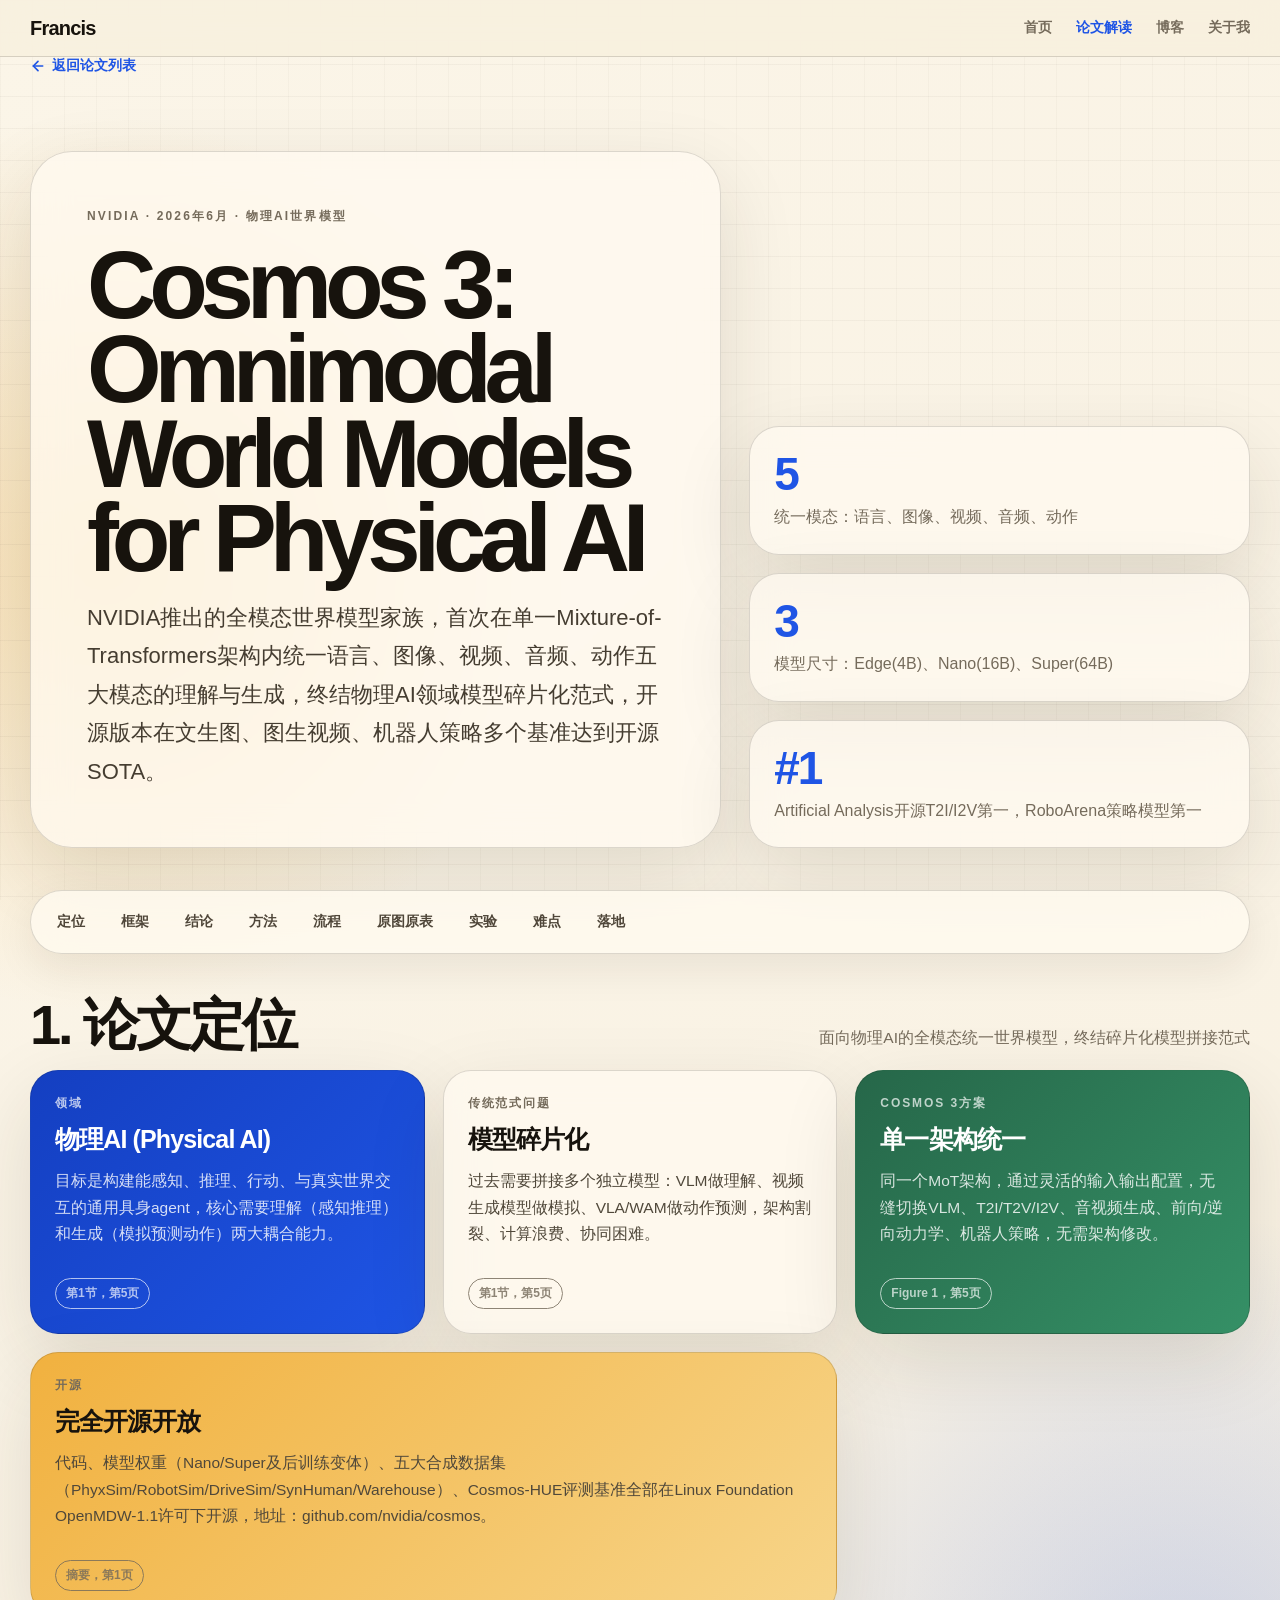
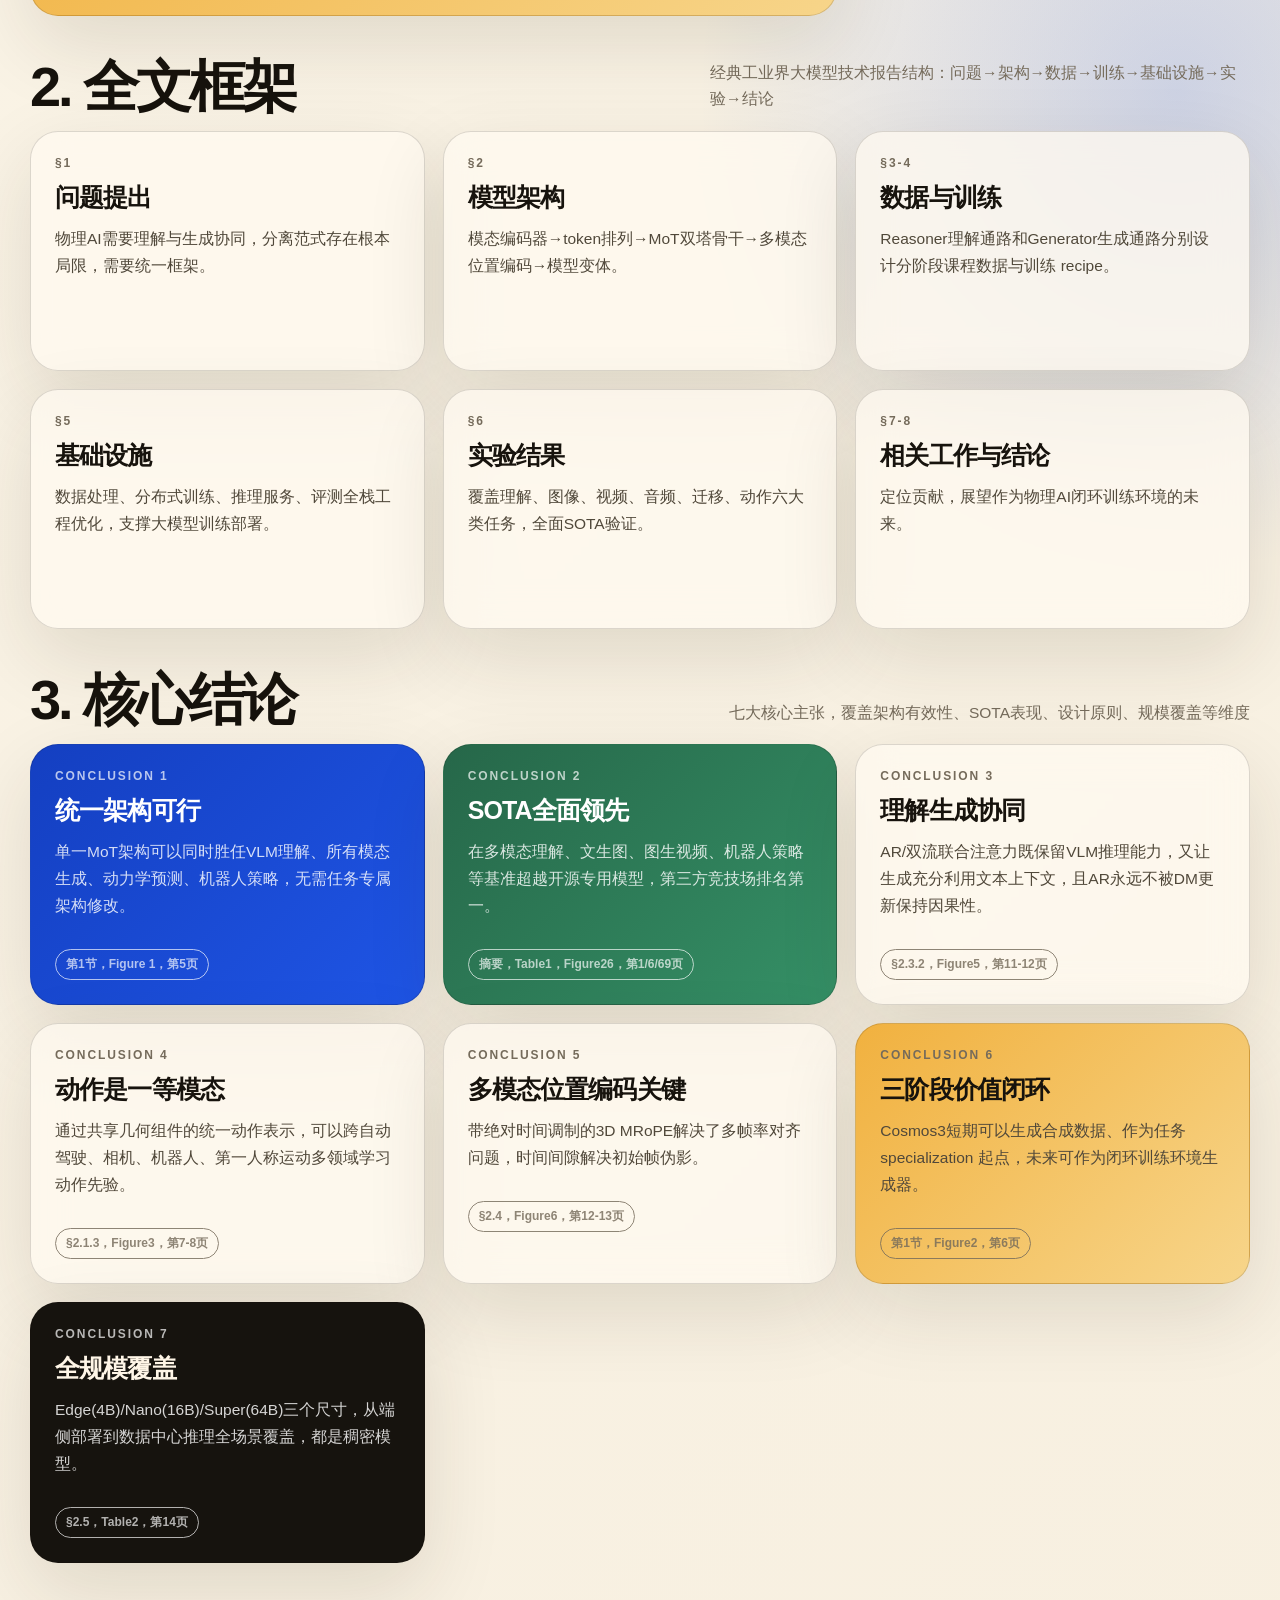
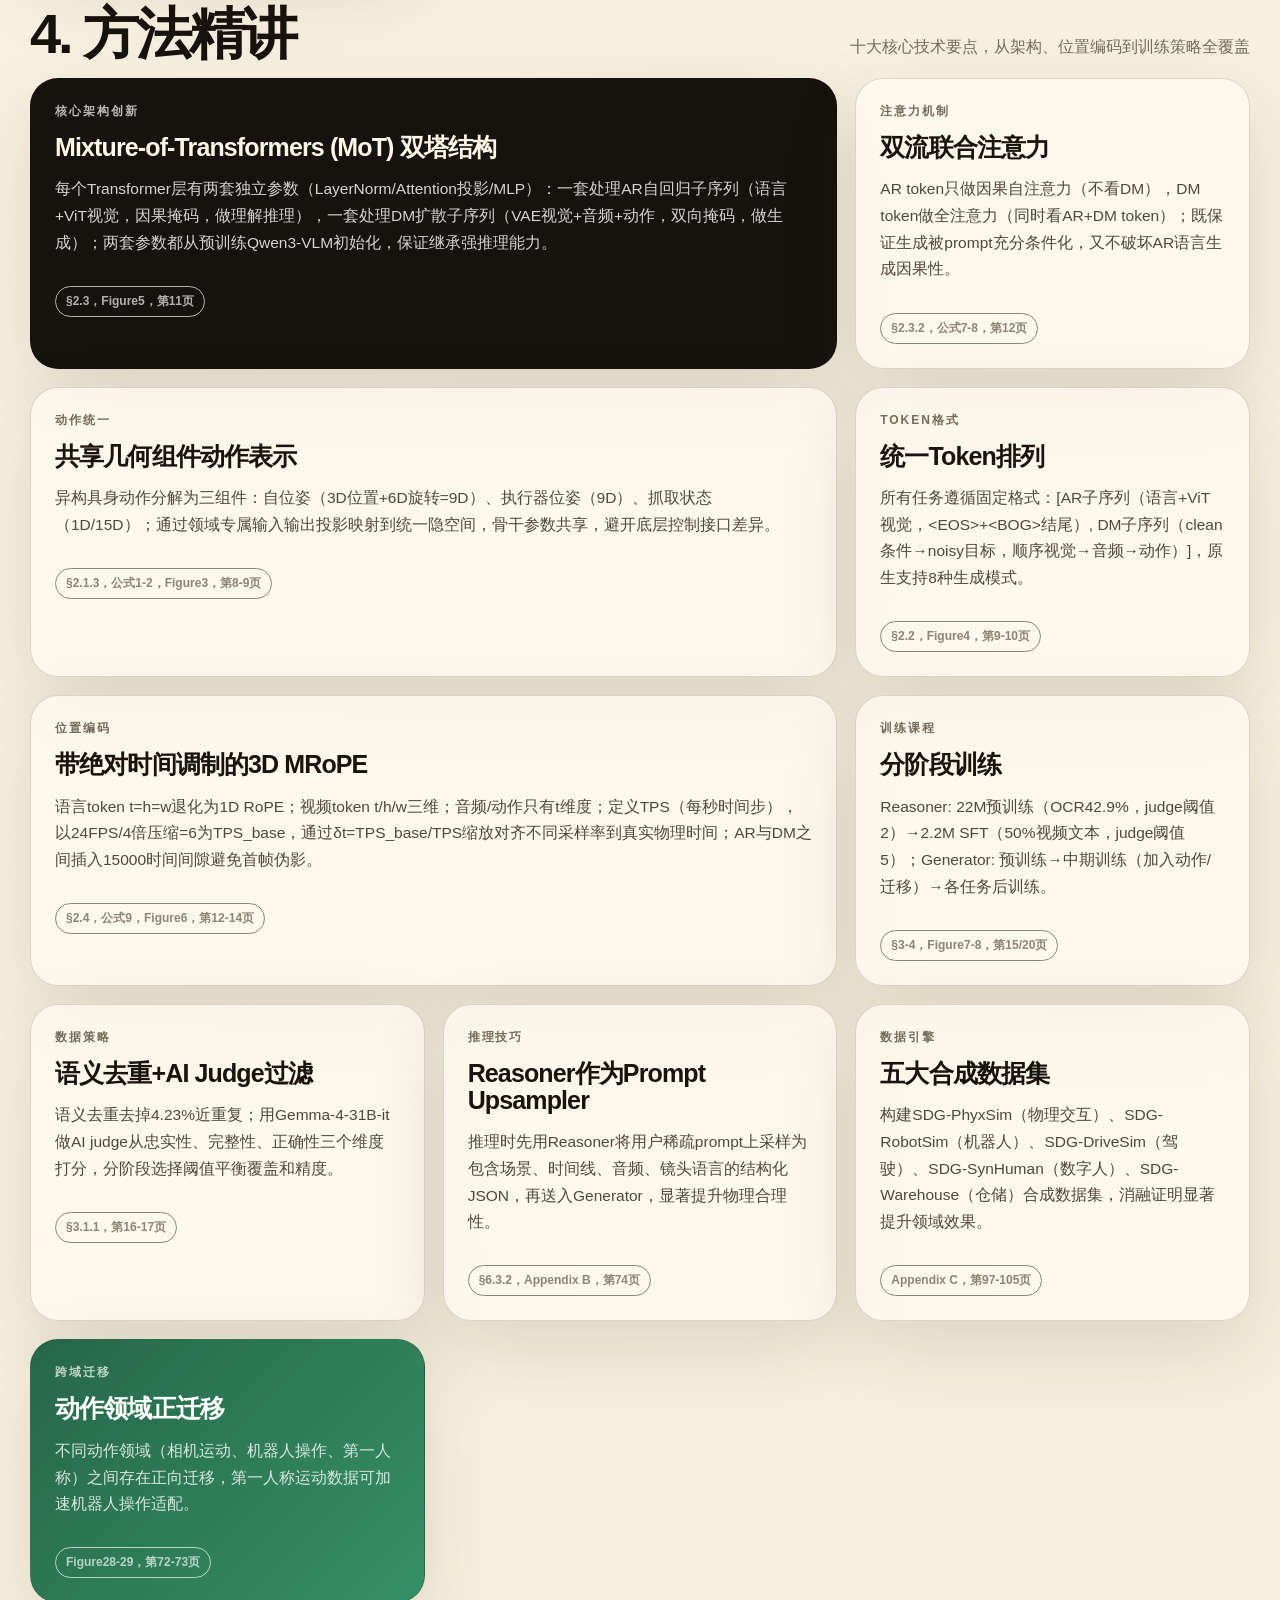
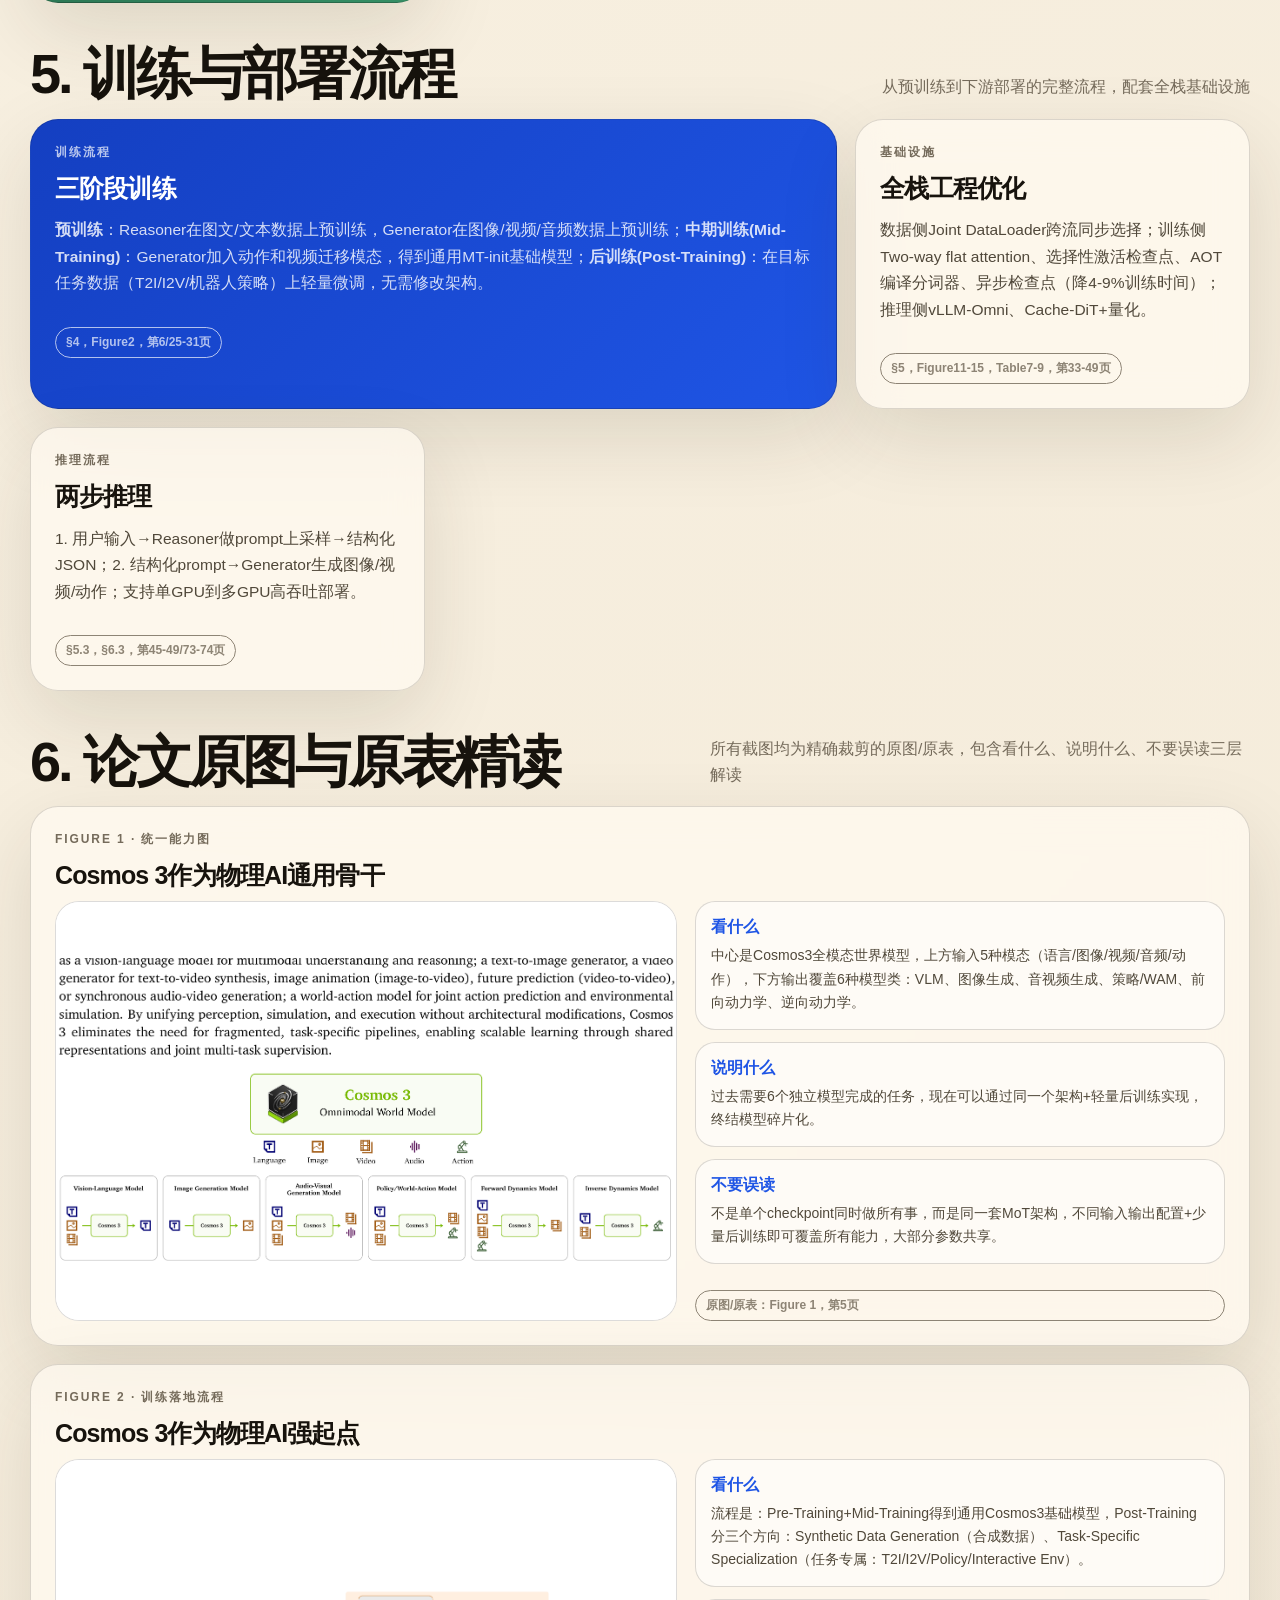
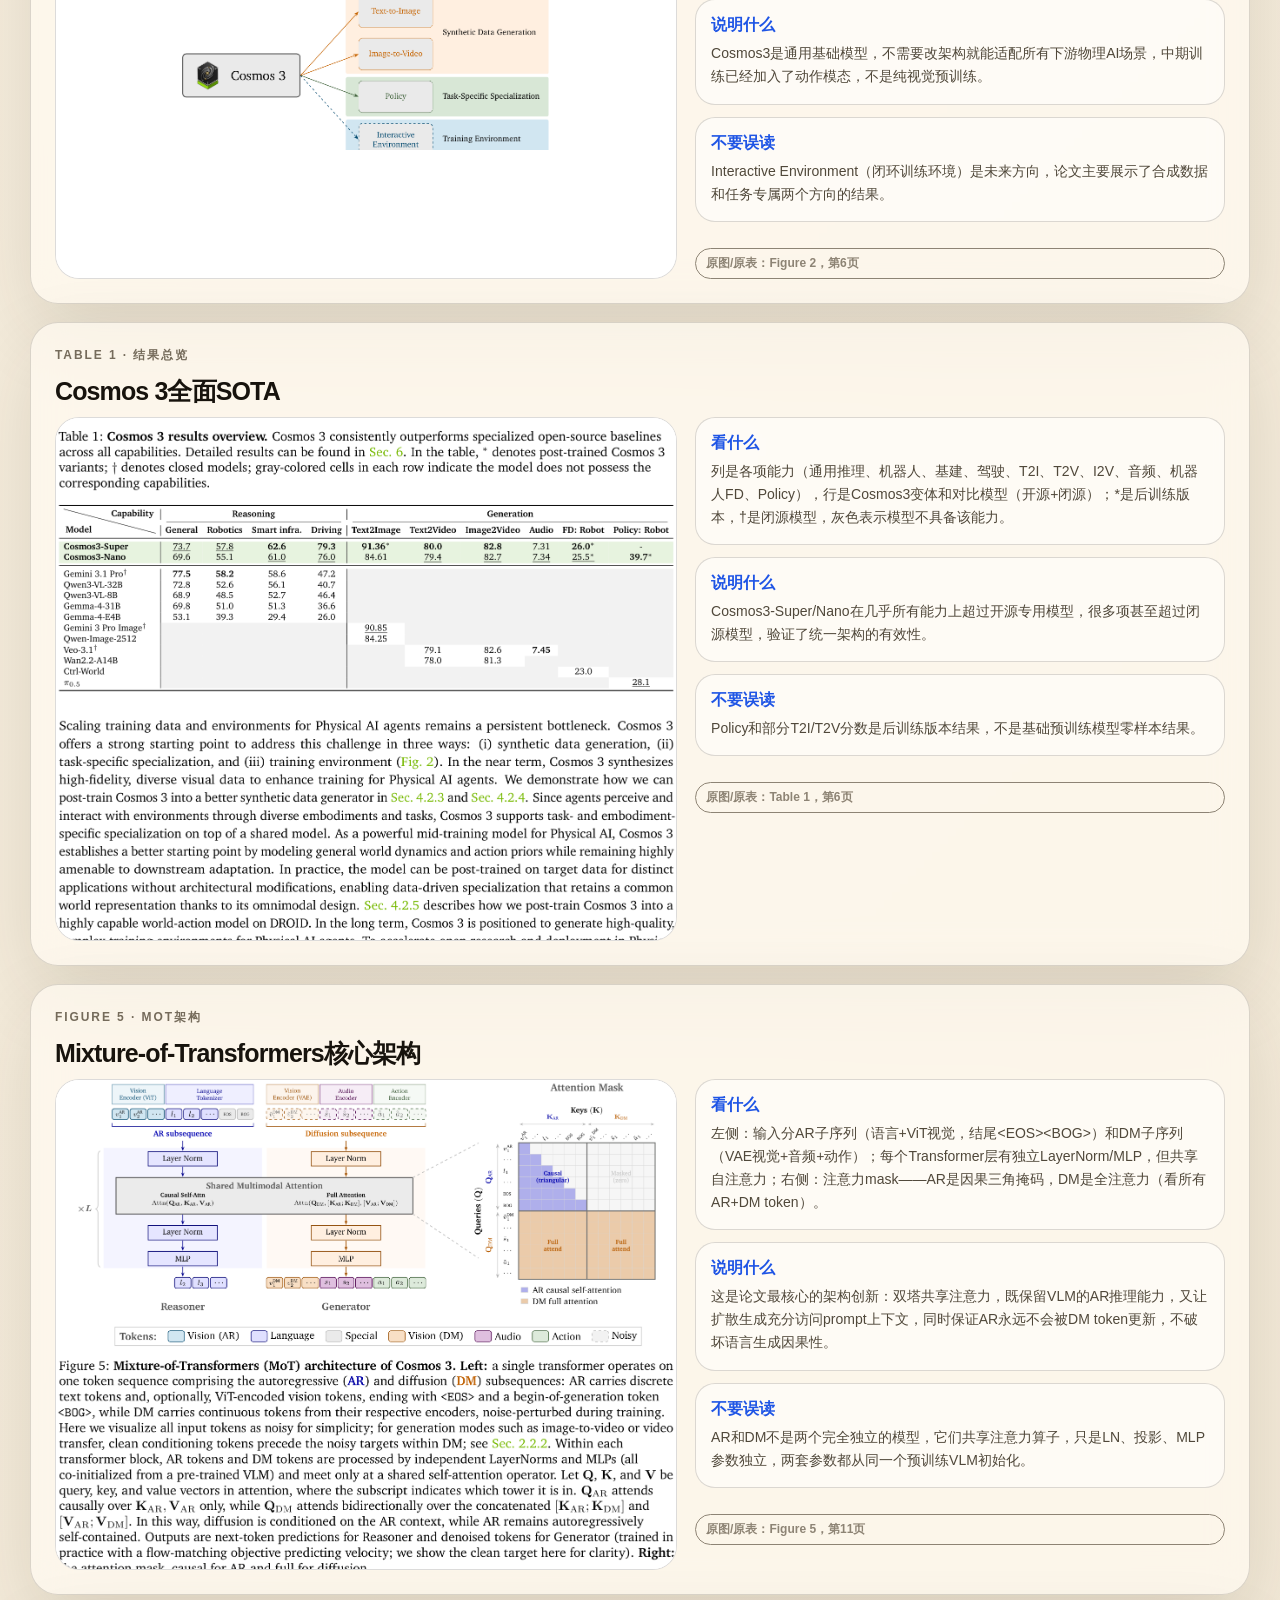
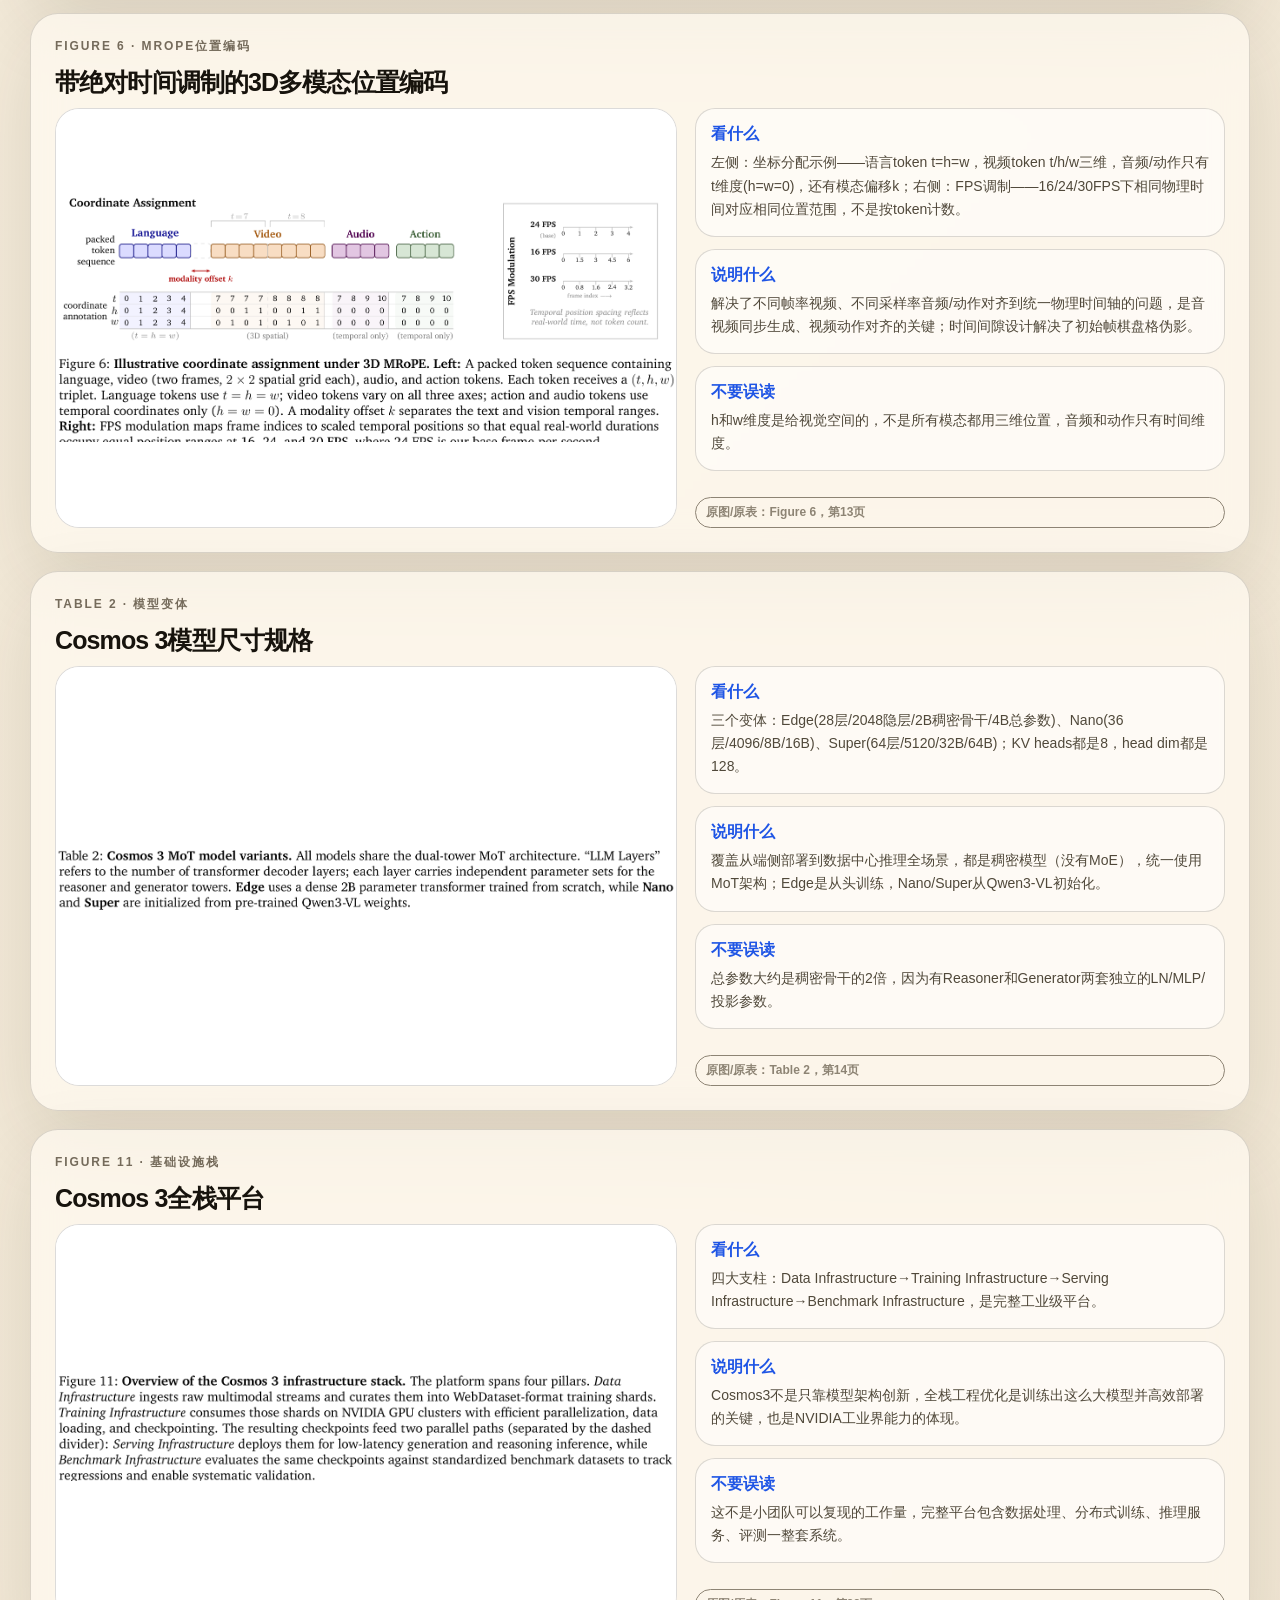
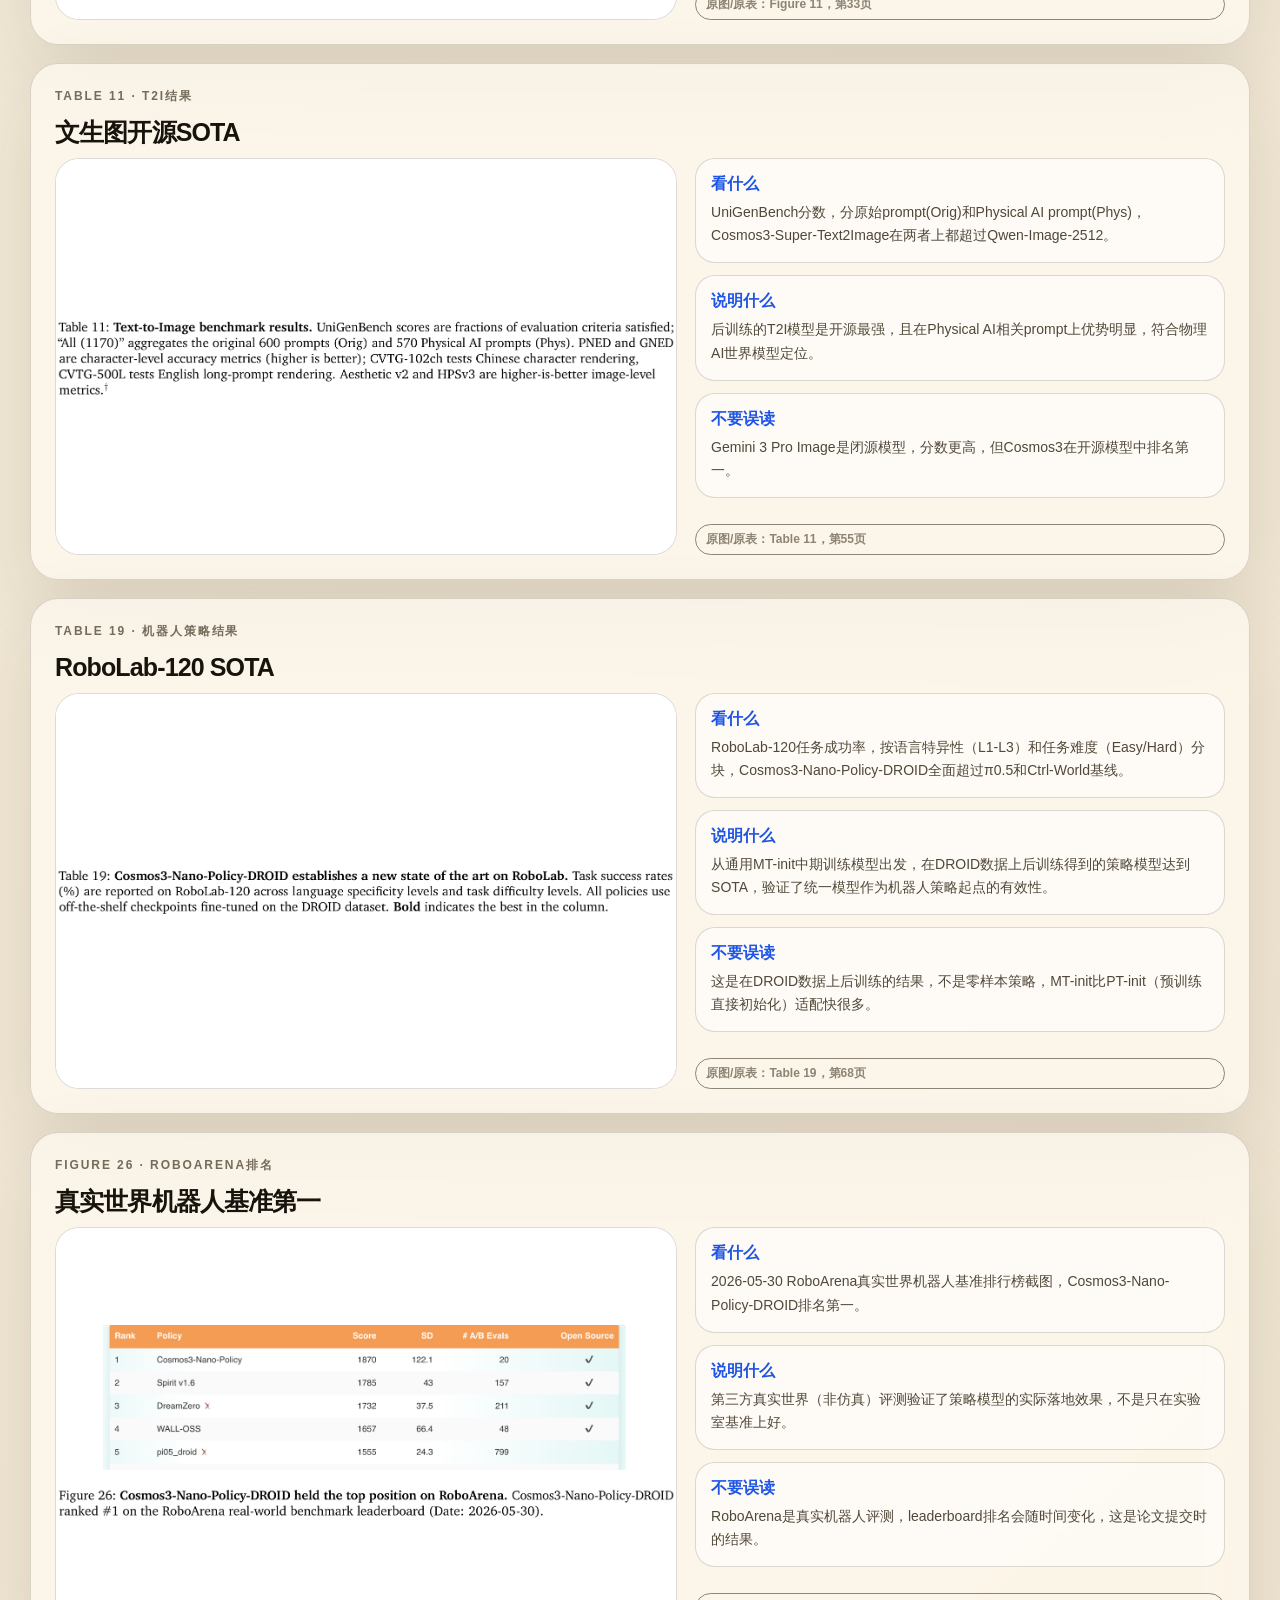
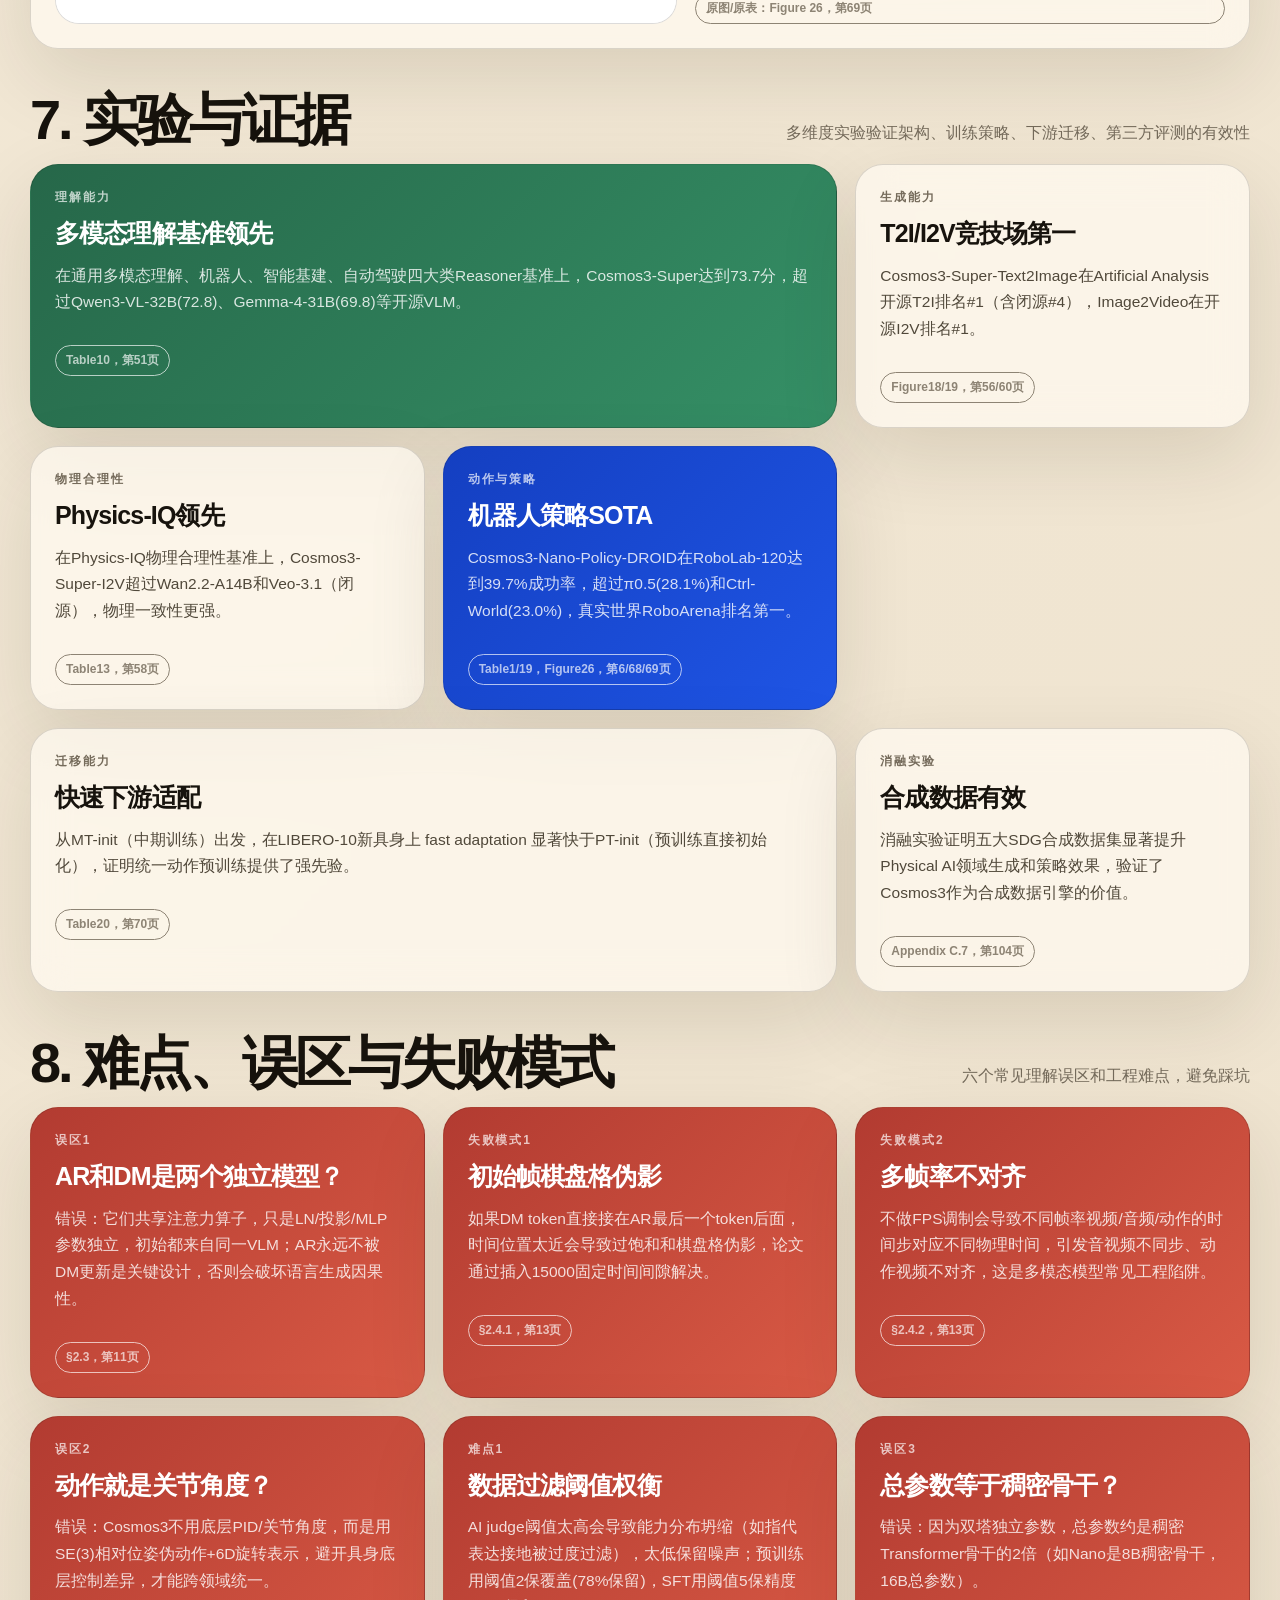
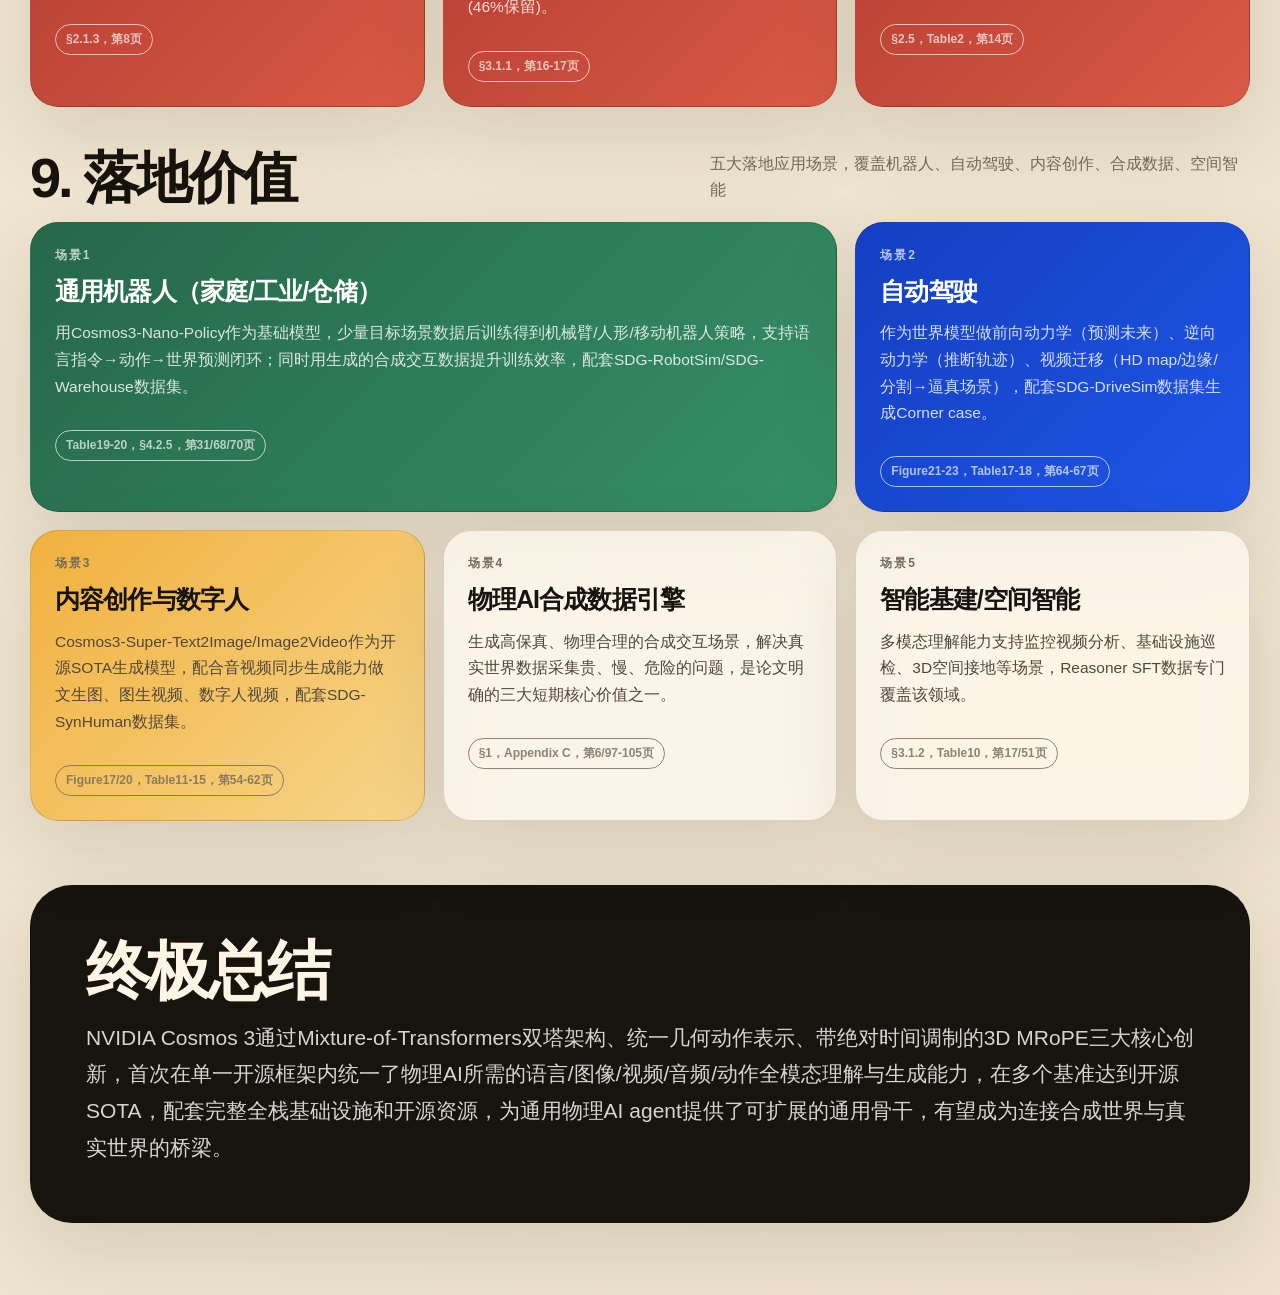
<file: papers/Cosmos3-paper-cards.html>
<!doctype html>
<html lang="zh-CN">
<head>
  <meta charset="utf-8" />
  <meta name="viewport" content="width=device-width, initial-scale=1" />
  <title>Cosmos 3 论文卡片精读</title>
  <style>
    :root {
      --paper: #f8f0df;
      --ink: #17130d;
      --muted: #756b5b;
      --line: rgba(23, 19, 13, .15);
      --blue: #1f55e5;
      --green: #2f7d56;
      --red: #c94b3c;
      --amber: #f1b13f;
      --shadow: 0 28px 80px rgba(41, 29, 8, .12);
      --radius: 28px;
    }

    * { box-sizing: border-box; }
    html { scroll-behavior: smooth; }
    body {
      margin: 0;
      color: var(--ink);
      background:
        radial-gradient(circle at 8% 4%, rgba(241, 177, 63, .30), transparent 28rem),
        radial-gradient(circle at 92% 12%, rgba(31, 85, 229, .20), transparent 30rem),
        linear-gradient(135deg, #fbf5e8 0%, #eee2cd 100%);
      font-family: "Avenir Next", "PingFang SC", "Hiragino Sans GB", "Microsoft YaHei", sans-serif;
    }
    body::before {
      content: "";
      position: fixed;
      inset: 0;
      pointer-events: none;
      background-image:
        linear-gradient(rgba(23, 19, 13, .035) 1px, transparent 1px),
        linear-gradient(90deg, rgba(23, 19, 13, .025) 1px, transparent 1px);
      background-size: 32px 32px;
      z-index: -1;
    }
    a { color: inherit; text-decoration: none; }
    .page { width: min(1220px, calc(100% - 36px)); margin: 0 auto; }

    .hero {
      min-height: 88vh;
      display: grid;
      grid-template-columns: 1.16fr .84fr;
      gap: 28px;
      align-items: end;
      padding: 56px 0 42px;
    }
    .hero-main, .stat-card, .card {
      border: 1px solid var(--line);
      background: rgba(255, 250, 240, .74);
      box-shadow: var(--shadow);
      backdrop-filter: blur(18px);
    }
    .hero-main { padding: clamp(28px, 5vw, 56px); border-radius: 42px; }
    .eyebrow {
      color: var(--muted);
      font-size: 12px;
      font-weight: 800;
      letter-spacing: .18em;
      text-transform: uppercase;
    }
    h1 {
      margin: 18px 0;
      max-width: 900px;
      font-size: clamp(44px, 8vw, 96px);
      line-height: .88;
      letter-spacing: -.075em;
    }
    .hero-subtitle {
      max-width: 760px;
      color: #453d31;
      font-size: clamp(17px, 2vw, 22px);
      line-height: 1.75;
      margin: 0;
    }
    .hero-side { display: grid; gap: 18px; }
    .stat-card { padding: 24px; border-radius: 30px; }
    .stat-card b {
      display: block;
      color: var(--blue);
      font-size: 46px;
      line-height: 1;
      letter-spacing: -.05em;
    }
    .stat-card span { display: block; margin-top: 8px; color: var(--muted); line-height: 1.55; }

    .nav {
      position: sticky;
      top: 56px;
      z-index: 20;
      margin-bottom: 26px;
      padding: 12px;
      border: 1px solid var(--line);
      border-radius: 999px;
      background: rgba(255, 250, 240, .82);
      backdrop-filter: blur(20px);
      box-shadow: 0 14px 40px rgba(41, 29, 8, .08);
      display: flex;
      gap: 8px;
      overflow-x: auto;
    }
    .nav a {
      flex: 0 0 auto;
      padding: 10px 14px;
      border-radius: 999px;
      color: #4f4639;
      font-size: 14px;
      font-weight: 800;
    }
    .nav a:hover { background: var(--blue); color: white; }

    section { margin: 44px 0; scroll-margin-top: 152px; }
    .section-head {
      display: flex;
      gap: 18px;
      align-items: flex-end;
      justify-content: space-between;
      margin-bottom: 18px;
    }
    .section-head h2 {
      margin: 0;
      font-size: clamp(30px, 4.4vw, 56px);
      line-height: .95;
      letter-spacing: -.055em;
    }
    .section-head p { max-width: 540px; color: var(--muted); line-height: 1.7; margin: 0; }

    .cards { display: grid; grid-template-columns: repeat(12, 1fr); gap: 18px; }
    .card {
      grid-column: span 4;
      min-height: 240px;
      padding: 24px;
      border-radius: var(--radius);
      overflow: hidden;
    }
    .card.wide { grid-column: span 8; }
    .card.full { grid-column: 1 / -1; }
    .card.blue { background: linear-gradient(135deg, #143fc1, #1f55e5); color: white; }
    .card.dark { background: #16130e; color: #fff6e7; }
    .card.green { background: linear-gradient(135deg, #266749, #359066); color: white; }
    .card.red { background: linear-gradient(135deg, #b23b31, #d95a45); color: white; }
    .card.amber { background: linear-gradient(135deg, #f1b13f, #f7d58a); }
    .card.blue p, .card.dark p, .card.green p, .card.red p,
    .card.blue li, .card.dark li, .card.green li, .card.red li,
    .card.blue .source, .card.dark .source, .card.green .source, .card.red .source {
      color: rgba(255, 255, 255, .82);
    }

    .kicker {
      color: var(--muted);
      font-size: 12px;
      font-weight: 900;
      letter-spacing: .16em;
      text-transform: uppercase;
      margin-bottom: 14px;
    }
    .blue .kicker, .dark .kicker, .green .kicker, .red .kicker { color: rgba(255,255,255,.70); }
    h3 { margin: 0 0 12px; font-size: 25px; line-height: 1.08; letter-spacing: -.035em; }
    p, li { color: #50483a; line-height: 1.72; font-size: 15.5px; }
    .source {
      display: inline-flex;
      margin-top: 14px;
      padding: 6px 10px;
      border: 1px solid currentColor;
      border-radius: 999px;
      color: var(--muted);
      font-size: 12px;
      font-weight: 800;
      opacity: .82;
    }
    .formula {
      padding: 18px;
      border-radius: 22px;
      background: #17130d;
      color: #fff4df;
      font-family: "SFMono-Regular", Consolas, monospace;
      overflow-x: auto;
      line-height: 1.8;
      margin: 16px 0;
    }

    .paper-figure {
      display: grid;
      grid-template-columns: minmax(0, 1.08fr) minmax(280px, .92fr);
      gap: 18px;
      align-items: stretch;
    }
    .paper-shot {
      border-radius: 24px;
      overflow: hidden;
      border: 1px solid var(--line);
      background: #fff;
      max-height: 760px;
    }
    .paper-shot img {
      display: block;
      width: 100%;
      height: 100%;
      object-fit: contain;
      background: #fff;
    }
    .paper-notes { display: grid; gap: 12px; align-content: start; }
    .note-block {
      border-radius: 20px;
      border: 1px solid var(--line);
      padding: 15px;
      background: rgba(255,255,255,.50);
    }
    .note-block b { display: block; margin-bottom: 6px; color: var(--blue); }
    .note-block p { margin: 0; font-size: 14px; line-height: 1.65; }

    .final {
      margin: 64px 0 72px;
      padding: clamp(28px, 5vw, 56px);
      border-radius: 42px;
      background: #17130d;
      color: #fff5e4;
      box-shadow: var(--shadow);
    }
    .final h2 {
      margin: 0 0 18px;
      font-size: clamp(34px, 5vw, 68px);
      line-height: .95;
      letter-spacing: -.055em;
    }
    .final p { color: rgba(255,255,255,.82); font-size: 21px; line-height: 1.75; margin: 0; }

    @media (max-width: 980px) {
      .hero, .paper-figure { grid-template-columns: 1fr; }
      .card, .card.wide { grid-column: 1 / -1; }
      .section-head { display: block; }
      .section-head p { margin-top: 10px; }
    }
    @media (max-width: 640px) {
      .page { width: min(100% - 22px, 1220px); }
      .hero { padding-top: 24px; }
      .hero-main, .final { border-radius: 30px; }
      .nav { border-radius: 22px; }
    }

    .site-header {
      position: sticky;
      top: 0;
      z-index: 100;
      background: rgba(248, 240, 223, .92);
      backdrop-filter: blur(18px);
      -webkit-backdrop-filter: blur(18px);
      border-bottom: 1px solid var(--line);
      padding: 0 24px;
    }
    .site-header-inner {
      max-width: 1220px;
      margin: 0 auto;
      display: flex;
      align-items: center;
      justify-content: space-between;
      height: 56px;
    }
    .site-logo {
      font-size: 20px;
      font-weight: 900;
      letter-spacing: -.04em;
      color: var(--ink);
      text-decoration: none;
    }
    .site-nav { display: flex; gap: 24px; align-items: center; }
    .site-nav a {
      font-size: 14px;
      font-weight: 700;
      color: var(--muted);
      text-decoration: none;
      transition: color .2s;
    }
    .site-nav a:hover,
    .site-nav a.active { color: var(--blue); }
    .back-link {
      display: inline-flex;
      align-items: center;
      gap: 6px;
      font-size: 14px;
      font-weight: 800;
      color: var(--blue);
      text-decoration: none;
      margin-bottom: 20px;
      transition: opacity .2s;
    }
    .back-link:hover { opacity: .7; }
    .back-link svg { width: 16px; height: 16px; }
    @media (max-width: 768px) {
      .site-nav { gap: 14px; }
      .site-nav a { font-size: 13px; }
    }
    @media (max-width: 480px) {
      .site-nav .nav-hide-sm { display: none; }
    }
  </style>
</head>
<body>
  <header class="site-header">
    <div class="site-header-inner">
      <a href="../index.html" class="site-logo">Francis</a>
      <nav class="site-nav">
        <a href="../index.html">首页</a>
        <a href="../papers.html" class="active">论文解读</a>
        <a href="../blog.html" class="nav-hide-sm">博客</a>
        <a href="../about.html" class="nav-hide-sm">关于我</a>
      </nav>
    </div>
  </header>
  <main class="page">
    <a href="../papers.html" class="back-link">
      <svg viewBox="0 0 24 24" fill="none" stroke="currentColor" stroke-width="2.5" stroke-linecap="round" stroke-linejoin="round"><path d="M19 12H5"/><path d="M12 19l-7-7 7-7"/></svg>
      返回论文列表
    </a>
    <header class="hero">
      <div class="hero-main">
        <div class="eyebrow">NVIDIA · 2026年6月 · 物理AI世界模型</div>
        <h1>Cosmos 3:<br>Omnimodal World Models for Physical AI</h1>
        <p class="hero-subtitle">NVIDIA推出的全模态世界模型家族，首次在单一Mixture-of-Transformers架构内统一语言、图像、视频、音频、动作五大模态的理解与生成，终结物理AI领域模型碎片化范式，开源版本在文生图、图生视频、机器人策略多个基准达到开源SOTA。</p>
      </div>
      <aside class="hero-side">
        <div class="stat-card"><b>5</b><span>统一模态：语言、图像、视频、音频、动作</span></div>
        <div class="stat-card"><b>3</b><span>模型尺寸：Edge(4B)、Nano(16B)、Super(64B)</span></div>
        <div class="stat-card"><b>#1</b><span>Artificial Analysis开源T2I/I2V第一，RoboArena策略模型第一</span></div>
      </aside>
    </header>

    <nav class="nav" aria-label="页面目录">
      <a href="#position">定位</a>
      <a href="#logic">框架</a>
      <a href="#claims">结论</a>
      <a href="#method">方法</a>
      <a href="#flows">流程</a>
      <a href="#original-figures">原图原表</a>
      <a href="#experiments">实验</a>
      <a href="#pitfalls">难点</a>
      <a href="#applications">落地</a>
    </nav>

    <section id="position">
      <div class="section-head"><h2>1. 论文定位</h2><p>面向物理AI的全模态统一世界模型，终结碎片化模型拼接范式</p></div>
      <div class="cards">
        <article class="card blue">
          <div class="kicker">领域</div>
          <h3>物理AI (Physical AI)</h3>
          <p>目标是构建能感知、推理、行动、与真实世界交互的通用具身agent，核心需要理解（感知推理）和生成（模拟预测动作）两大耦合能力。</p>
          <span class="source">第1节，第5页</span>
        </article>
        <article class="card">
          <div class="kicker">传统范式问题</div>
          <h3>模型碎片化</h3>
          <p>过去需要拼接多个独立模型：VLM做理解、视频生成模型做模拟、VLA/WAM做动作预测，架构割裂、计算浪费、协同困难。</p>
          <span class="source">第1节，第5页</span>
        </article>
        <article class="card green">
          <div class="kicker">Cosmos 3方案</div>
          <h3>单一架构统一</h3>
          <p>同一个MoT架构，通过灵活的输入输出配置，无缝切换VLM、T2I/T2V/I2V、音视频生成、前向/逆向动力学、机器人策略，无需架构修改。</p>
          <span class="source">Figure 1，第5页</span>
        </article>
        <article class="card wide amber">
          <div class="kicker">开源</div>
          <h3>完全开源开放</h3>
          <p>代码、模型权重（Nano/Super及后训练变体）、五大合成数据集（PhyxSim/RobotSim/DriveSim/SynHuman/Warehouse）、Cosmos-HUE评测基准全部在Linux Foundation OpenMDW-1.1许可下开源，地址：github.com/nvidia/cosmos。</p>
          <span class="source">摘要，第1页</span>
        </article>
      </div>
    </section>

    <section id="logic">
      <div class="section-head"><h2>2. 全文框架</h2><p>经典工业界大模型技术报告结构：问题→架构→数据→训练→基础设施→实验→结论</p></div>
      <div class="cards">
        <article class="card">
          <div class="kicker">§1</div>
          <h3>问题提出</h3>
          <p>物理AI需要理解与生成协同，分离范式存在根本局限，需要统一框架。</p>
        </article>
        <article class="card">
          <div class="kicker">§2</div>
          <h3>模型架构</h3>
          <p>模态编码器→token排列→MoT双塔骨干→多模态位置编码→模型变体。</p>
        </article>
        <article class="card">
          <div class="kicker">§3-4</div>
          <h3>数据与训练</h3>
          <p>Reasoner理解通路和Generator生成通路分别设计分阶段课程数据与训练 recipe。</p>
        </article>
        <article class="card">
          <div class="kicker">§5</div>
          <h3>基础设施</h3>
          <p>数据处理、分布式训练、推理服务、评测全栈工程优化，支撑大模型训练部署。</p>
        </article>
        <article class="card">
          <div class="kicker">§6</div>
          <h3>实验结果</h3>
          <p>覆盖理解、图像、视频、音频、迁移、动作六大类任务，全面SOTA验证。</p>
        </article>
        <article class="card">
          <div class="kicker">§7-8</div>
          <h3>相关工作与结论</h3>
          <p>定位贡献，展望作为物理AI闭环训练环境的未来。</p>
        </article>
      </div>
    </section>

    <section id="claims">
      <div class="section-head"><h2>3. 核心结论</h2><p>七大核心主张，覆盖架构有效性、SOTA表现、设计原则、规模覆盖等维度</p></div>
      <div class="cards">
        <article class="card blue">
          <div class="kicker">Conclusion 1</div>
          <h3>统一架构可行</h3>
          <p>单一MoT架构可以同时胜任VLM理解、所有模态生成、动力学预测、机器人策略，无需任务专属架构修改。</p>
          <span class="source">第1节，Figure 1，第5页</span>
        </article>
        <article class="card green">
          <div class="kicker">Conclusion 2</div>
          <h3>SOTA全面领先</h3>
          <p>在多模态理解、文生图、图生视频、机器人策略等基准超越开源专用模型，第三方竞技场排名第一。</p>
          <span class="source">摘要，Table1，Figure26，第1/6/69页</span>
        </article>
        <article class="card">
          <div class="kicker">Conclusion 3</div>
          <h3>理解生成协同</h3>
          <p>AR/双流联合注意力既保留VLM推理能力，又让生成充分利用文本上下文，且AR永远不被DM更新保持因果性。</p>
          <span class="source">§2.3.2，Figure5，第11-12页</span>
        </article>
        <article class="card">
          <div class="kicker">Conclusion 4</div>
          <h3>动作是一等模态</h3>
          <p>通过共享几何组件的统一动作表示，可以跨自动驾驶、相机、机器人、第一人称运动多领域学习动作先验。</p>
          <span class="source">§2.1.3，Figure3，第7-8页</span>
        </article>
        <article class="card">
          <div class="kicker">Conclusion 5</div>
          <h3>多模态位置编码关键</h3>
          <p>带绝对时间调制的3D MRoPE解决了多帧率对齐问题，时间间隙解决初始帧伪影。</p>
          <span class="source">§2.4，Figure6，第12-13页</span>
        </article>
        <article class="card amber">
          <div class="kicker">Conclusion 6</div>
          <h3>三阶段价值闭环</h3>
          <p>Cosmos3短期可以生成合成数据、作为任务 specialization 起点，未来可作为闭环训练环境生成器。</p>
          <span class="source">第1节，Figure2，第6页</span>
        </article>
        <article class="card dark">
          <div class="kicker">Conclusion 7</div>
          <h3>全规模覆盖</h3>
          <p>Edge(4B)/Nano(16B)/Super(64B)三个尺寸，从端侧部署到数据中心推理全场景覆盖，都是稠密模型。</p>
          <span class="source">§2.5，Table2，第14页</span>
        </article>
      </div>
    </section>

    <section id="method">
      <div class="section-head"><h2>4. 方法精讲</h2><p>十大核心技术要点，从架构、位置编码到训练策略全覆盖</p></div>
      <div class="cards">
        <article class="card wide dark">
          <div class="kicker">核心架构创新</div>
          <h3>Mixture-of-Transformers (MoT) 双塔结构</h3>
          <p>每个Transformer层有两套独立参数（LayerNorm/Attention投影/MLP）：一套处理AR自回归子序列（语言+ViT视觉，因果掩码，做理解推理），一套处理DM扩散子序列（VAE视觉+音频+动作，双向掩码，做生成）；两套参数都从预训练Qwen3-VLM初始化，保证继承强推理能力。</p>
          <span class="source">§2.3，Figure5，第11页</span>
        </article>
        <article class="card">
          <div class="kicker">注意力机制</div>
          <h3>双流联合注意力</h3>
          <p>AR token只做因果自注意力（不看DM），DM token做全注意力（同时看AR+DM token）；既保证生成被prompt充分条件化，又不破坏AR语言生成因果性。</p>
          <span class="source">§2.3.2，公式7-8，第12页</span>
        </article>
        <article class="card wide">
          <div class="kicker">动作统一</div>
          <h3>共享几何组件动作表示</h3>
          <p>异构具身动作分解为三组件：自位姿（3D位置+6D旋转=9D）、执行器位姿（9D）、抓取状态（1D/15D）；通过领域专属输入输出投影映射到统一隐空间，骨干参数共享，避开底层控制接口差异。</p>
          <span class="source">§2.1.3，公式1-2，Figure3，第8-9页</span>
        </article>
        <article class="card">
          <div class="kicker">Token格式</div>
          <h3>统一Token排列</h3>
          <p>所有任务遵循固定格式：[AR子序列（语言+ViT视觉，&lt;EOS&gt;+&lt;BOG&gt;结尾）, DM子序列（clean条件→noisy目标，顺序视觉→音频→动作）]，原生支持8种生成模式。</p>
          <span class="source">§2.2，Figure4，第9-10页</span>
        </article>
        <article class="card wide">
          <div class="kicker">位置编码</div>
          <h3>带绝对时间调制的3D MRoPE</h3>
          <p>语言token t=h=w退化为1D RoPE；视频token t/h/w三维；音频/动作只有t维度；定义TPS（每秒时间步），以24FPS/4倍压缩=6为TPS_base，通过δt=TPS_base/TPS缩放对齐不同采样率到真实物理时间；AR与DM之间插入15000时间间隙避免首帧伪影。</p>
          <span class="source">§2.4，公式9，Figure6，第12-14页</span>
        </article>
        <article class="card">
          <div class="kicker">训练课程</div>
          <h3>分阶段训练</h3>
          <p>Reasoner: 22M预训练（OCR42.9%，judge阈值2）→2.2M SFT（50%视频文本，judge阈值5）；Generator: 预训练→中期训练（加入动作/迁移）→各任务后训练。</p>
          <span class="source">§3-4，Figure7-8，第15/20页</span>
        </article>
        <article class="card">
          <div class="kicker">数据策略</div>
          <h3>语义去重+AI Judge过滤</h3>
          <p>语义去重去掉4.23%近重复；用Gemma-4-31B-it做AI judge从忠实性、完整性、正确性三个维度打分，分阶段选择阈值平衡覆盖和精度。</p>
          <span class="source">§3.1.1，第16-17页</span>
        </article>
        <article class="card">
          <div class="kicker">推理技巧</div>
          <h3>Reasoner作为Prompt Upsampler</h3>
          <p>推理时先用Reasoner将用户稀疏prompt上采样为包含场景、时间线、音频、镜头语言的结构化JSON，再送入Generator，显著提升物理合理性。</p>
          <span class="source">§6.3.2，Appendix B，第74页</span>
        </article>
        <article class="card">
          <div class="kicker">数据引擎</div>
          <h3>五大合成数据集</h3>
          <p>构建SDG-PhyxSim（物理交互）、SDG-RobotSim（机器人）、SDG-DriveSim（驾驶）、SDG-SynHuman（数字人）、SDG-Warehouse（仓储）合成数据集，消融证明显著提升领域效果。</p>
          <span class="source">Appendix C，第97-105页</span>
        </article>
        <article class="card green">
          <div class="kicker">跨域迁移</div>
          <h3>动作领域正迁移</h3>
          <p>不同动作领域（相机运动、机器人操作、第一人称）之间存在正向迁移，第一人称运动数据可加速机器人操作适配。</p>
          <span class="source">Figure28-29，第72-73页</span>
        </article>
      </div>
    </section>

    <section id="flows">
      <div class="section-head"><h2>5. 训练与部署流程</h2><p>从预训练到下游部署的完整流程，配套全栈基础设施</p></div>
      <div class="cards">
        <article class="card wide blue">
          <div class="kicker">训练流程</div>
          <h3>三阶段训练</h3>
          <p><b>预训练</b>：Reasoner在图文/文本数据上预训练，Generator在图像/视频/音频数据上预训练；<b>中期训练(Mid-Training)</b>：Generator加入动作和视频迁移模态，得到通用MT-init基础模型；<b>后训练(Post-Training)</b>：在目标任务数据（T2I/I2V/机器人策略）上轻量微调，无需修改架构。</p>
          <span class="source">§4，Figure2，第6/25-31页</span>
        </article>
        <article class="card">
          <div class="kicker">基础设施</div>
          <h3>全栈工程优化</h3>
          <p>数据侧Joint DataLoader跨流同步选择；训练侧Two-way flat attention、选择性激活检查点、AOT编译分词器、异步检查点（降4-9%训练时间）；推理侧vLLM-Omni、Cache-DiT+量化。</p>
          <span class="source">§5，Figure11-15，Table7-9，第33-49页</span>
        </article>
        <article class="card">
          <div class="kicker">推理流程</div>
          <h3>两步推理</h3>
          <p>1. 用户输入→Reasoner做prompt上采样→结构化JSON；2. 结构化prompt→Generator生成图像/视频/动作；支持单GPU到多GPU高吞吐部署。</p>
          <span class="source">§5.3，§6.3，第45-49/73-74页</span>
        </article>
      </div>
    </section>

    <section id="original-figures">
      <div class="section-head"><h2>6. 论文原图与原表精读</h2><p>所有截图均为精确裁剪的原图/原表，包含看什么、说明什么、不要误读三层解读</p></div>
      <div class="cards">
        <article class="card full">
          <div class="kicker">Figure 1 · 统一能力图</div>
          <h3>Cosmos 3作为物理AI通用骨干</h3>
          <div class="paper-figure">
            <div class="paper-shot">
              <img src="../paper-assets/cosmos3/figure-1-overview-crop.png?v=1" alt="Figure 1: Cosmos 3 unified capabilities" loading="lazy">
            </div>
            <div class="paper-notes">
              <div class="note-block"><b>看什么</b><p>中心是Cosmos3全模态世界模型，上方输入5种模态（语言/图像/视频/音频/动作），下方输出覆盖6种模型类：VLM、图像生成、音视频生成、策略/WAM、前向动力学、逆向动力学。</p></div>
              <div class="note-block"><b>说明什么</b><p>过去需要6个独立模型完成的任务，现在可以通过同一个架构+轻量后训练实现，终结模型碎片化。</p></div>
              <div class="note-block"><b>不要误读</b><p>不是单个checkpoint同时做所有事，而是同一套MoT架构，不同输入输出配置+少量后训练即可覆盖所有能力，大部分参数共享。</p></div>
              <span class="source">原图/原表：Figure 1，第5页</span>
            </div>
          </div>
        </article>

        <article class="card full">
          <div class="kicker">Figure 2 · 训练落地流程</div>
          <h3>Cosmos 3作为物理AI强起点</h3>
          <div class="paper-figure">
            <div class="paper-shot">
              <img src="../paper-assets/cosmos3/figure-2-pipeline-crop.png?v=1" alt="Figure 2: Training and deployment pipeline" loading="lazy">
            </div>
            <div class="paper-notes">
              <div class="note-block"><b>看什么</b><p>流程是：Pre-Training+Mid-Training得到通用Cosmos3基础模型，Post-Training分三个方向：Synthetic Data Generation（合成数据）、Task-Specific Specialization（任务专属：T2I/I2V/Policy/Interactive Env）。</p></div>
              <div class="note-block"><b>说明什么</b><p>Cosmos3是通用基础模型，不需要改架构就能适配所有下游物理AI场景，中期训练已经加入了动作模态，不是纯视觉预训练。</p></div>
              <div class="note-block"><b>不要误读</b><p>Interactive Environment（闭环训练环境）是未来方向，论文主要展示了合成数据和任务专属两个方向的结果。</p></div>
              <span class="source">原图/原表：Figure 2，第6页</span>
            </div>
          </div>
        </article>

        <article class="card full">
          <div class="kicker">Table 1 · 结果总览</div>
          <h3>Cosmos 3全面SOTA</h3>
          <div class="paper-figure">
            <div class="paper-shot">
              <img src="../paper-assets/cosmos3/table-1-results-overview.png?v=1" alt="Table 1: Results overview" loading="lazy">
            </div>
            <div class="paper-notes">
              <div class="note-block"><b>看什么</b><p>列是各项能力（通用推理、机器人、基建、驾驶、T2I、T2V、I2V、音频、机器人FD、Policy），行是Cosmos3变体和对比模型（开源+闭源）；*是后训练版本，†是闭源模型，灰色表示模型不具备该能力。</p></div>
              <div class="note-block"><b>说明什么</b><p>Cosmos3-Super/Nano在几乎所有能力上超过开源专用模型，很多项甚至超过闭源模型，验证了统一架构的有效性。</p></div>
              <div class="note-block"><b>不要误读</b><p>Policy和部分T2I/T2V分数是后训练版本结果，不是基础预训练模型零样本结果。</p></div>
              <span class="source">原图/原表：Table 1，第6页</span>
            </div>
          </div>
        </article>

        <article class="card full">
          <div class="kicker">Figure 5 · MoT架构</div>
          <h3>Mixture-of-Transformers核心架构</h3>
          <div class="paper-figure">
            <div class="paper-shot">
              <img src="../paper-assets/cosmos3/figure-5-mot-architecture-crop.png?v=1" alt="Figure 5: MoT architecture" loading="lazy">
            </div>
            <div class="paper-notes">
              <div class="note-block"><b>看什么</b><p>左侧：输入分AR子序列（语言+ViT视觉，结尾&lt;EOS&gt;&lt;BOG&gt;）和DM子序列（VAE视觉+音频+动作）；每个Transformer层有独立LayerNorm/MLP，但共享自注意力；右侧：注意力mask——AR是因果三角掩码，DM是全注意力（看所有AR+DM token）。</p></div>
              <div class="note-block"><b>说明什么</b><p>这是论文最核心的架构创新：双塔共享注意力，既保留VLM的AR推理能力，又让扩散生成充分访问prompt上下文，同时保证AR永远不会被DM token更新，不破坏语言生成因果性。</p></div>
              <div class="note-block"><b>不要误读</b><p>AR和DM不是两个完全独立的模型，它们共享注意力算子，只是LN、投影、MLP参数独立，两套参数都从同一个预训练VLM初始化。</p></div>
              <span class="source">原图/原表：Figure 5，第11页</span>
            </div>
          </div>
        </article>

        <article class="card full">
          <div class="kicker">Figure 6 · MRoPE位置编码</div>
          <h3>带绝对时间调制的3D多模态位置编码</h3>
          <div class="paper-figure">
            <div class="paper-shot">
              <img src="../paper-assets/cosmos3/figure-6-mrope-crop.png?v=1" alt="Figure 6: 3D MRoPE" loading="lazy">
            </div>
            <div class="paper-notes">
              <div class="note-block"><b>看什么</b><p>左侧：坐标分配示例——语言token t=h=w，视频token t/h/w三维，音频/动作只有t维度(h=w=0)，还有模态偏移k；右侧：FPS调制——16/24/30FPS下相同物理时间对应相同位置范围，不是按token计数。</p></div>
              <div class="note-block"><b>说明什么</b><p>解决了不同帧率视频、不同采样率音频/动作对齐到统一物理时间轴的问题，是音视频同步生成、视频动作对齐的关键；时间间隙设计解决了初始帧棋盘格伪影。</p></div>
              <div class="note-block"><b>不要误读</b><p>h和w维度是给视觉空间的，不是所有模态都用三维位置，音频和动作只有时间维度。</p></div>
              <span class="source">原图/原表：Figure 6，第13页</span>
            </div>
          </div>
        </article>

        <article class="card full">
          <div class="kicker">Table 2 · 模型变体</div>
          <h3>Cosmos 3模型尺寸规格</h3>
          <div class="paper-figure">
            <div class="paper-shot">
              <img src="../paper-assets/cosmos3/table-2-model-variants.png?v=1" alt="Table 2: Model variants" loading="lazy">
            </div>
            <div class="paper-notes">
              <div class="note-block"><b>看什么</b><p>三个变体：Edge(28层/2048隐层/2B稠密骨干/4B总参数)、Nano(36层/4096/8B/16B)、Super(64层/5120/32B/64B)；KV heads都是8，head dim都是128。</p></div>
              <div class="note-block"><b>说明什么</b><p>覆盖从端侧部署到数据中心推理全场景，都是稠密模型（没有MoE），统一使用MoT架构；Edge是从头训练，Nano/Super从Qwen3-VL初始化。</p></div>
              <div class="note-block"><b>不要误读</b><p>总参数大约是稠密骨干的2倍，因为有Reasoner和Generator两套独立的LN/MLP/投影参数。</p></div>
              <span class="source">原图/原表：Table 2，第14页</span>
            </div>
          </div>
        </article>

        <article class="card full">
          <div class="kicker">Figure 11 · 基础设施栈</div>
          <h3>Cosmos 3全栈平台</h3>
          <div class="paper-figure">
            <div class="paper-shot">
              <img src="../paper-assets/cosmos3/figure-11-infrastructure-crop.png?v=1" alt="Figure 11: Infrastructure stack" loading="lazy">
            </div>
            <div class="paper-notes">
              <div class="note-block"><b>看什么</b><p>四大支柱：Data Infrastructure→Training Infrastructure→Serving Infrastructure→Benchmark Infrastructure，是完整工业级平台。</p></div>
              <div class="note-block"><b>说明什么</b><p>Cosmos3不是只靠模型架构创新，全栈工程优化是训练出这么大模型并高效部署的关键，也是NVIDIA工业界能力的体现。</p></div>
              <div class="note-block"><b>不要误读</b><p>这不是小团队可以复现的工作量，完整平台包含数据处理、分布式训练、推理服务、评测一整套系统。</p></div>
              <span class="source">原图/原表：Figure 11，第33页</span>
            </div>
          </div>
        </article>

        <article class="card full">
          <div class="kicker">Table 11 · T2I结果</div>
          <h3>文生图开源SOTA</h3>
          <div class="paper-figure">
            <div class="paper-shot">
              <img src="../paper-assets/cosmos3/table-11-t2i-results.png?v=1" alt="Table 11: Text-to-Image results" loading="lazy">
            </div>
            <div class="paper-notes">
              <div class="note-block"><b>看什么</b><p>UniGenBench分数，分原始prompt(Orig)和Physical AI prompt(Phys)，Cosmos3-Super-Text2Image在两者上都超过Qwen-Image-2512。</p></div>
              <div class="note-block"><b>说明什么</b><p>后训练的T2I模型是开源最强，且在Physical AI相关prompt上优势明显，符合物理AI世界模型定位。</p></div>
              <div class="note-block"><b>不要误读</b><p>Gemini 3 Pro Image是闭源模型，分数更高，但Cosmos3在开源模型中排名第一。</p></div>
              <span class="source">原图/原表：Table 11，第55页</span>
            </div>
          </div>
        </article>

        <article class="card full">
          <div class="kicker">Table 19 · 机器人策略结果</div>
          <h3>RoboLab-120 SOTA</h3>
          <div class="paper-figure">
            <div class="paper-shot">
              <img src="../paper-assets/cosmos3/table-19-policy-results.png?v=1" alt="Table 19: Robotics policy results" loading="lazy">
            </div>
            <div class="paper-notes">
              <div class="note-block"><b>看什么</b><p>RoboLab-120任务成功率，按语言特异性（L1-L3）和任务难度（Easy/Hard）分块，Cosmos3-Nano-Policy-DROID全面超过π0.5和Ctrl-World基线。</p></div>
              <div class="note-block"><b>说明什么</b><p>从通用MT-init中期训练模型出发，在DROID数据上后训练得到的策略模型达到SOTA，验证了统一模型作为机器人策略起点的有效性。</p></div>
              <div class="note-block"><b>不要误读</b><p>这是在DROID数据上后训练的结果，不是零样本策略，MT-init比PT-init（预训练直接初始化）适配快很多。</p></div>
              <span class="source">原图/原表：Table 19，第68页</span>
            </div>
          </div>
        </article>

        <article class="card full">
          <div class="kicker">Figure 26 · RoboArena排名</div>
          <h3>真实世界机器人基准第一</h3>
          <div class="paper-figure">
            <div class="paper-shot">
              <img src="../paper-assets/cosmos3/figure-26-roboarena-crop.png?v=1" alt="Figure 26: RoboArena leaderboard" loading="lazy">
            </div>
            <div class="paper-notes">
              <div class="note-block"><b>看什么</b><p>2026-05-30 RoboArena真实世界机器人基准排行榜截图，Cosmos3-Nano-Policy-DROID排名第一。</p></div>
              <div class="note-block"><b>说明什么</b><p>第三方真实世界（非仿真）评测验证了策略模型的实际落地效果，不是只在实验室基准上好。</p></div>
              <div class="note-block"><b>不要误读</b><p>RoboArena是真实机器人评测，leaderboard排名会随时间变化，这是论文提交时的结果。</p></div>
              <span class="source">原图/原表：Figure 26，第69页</span>
            </div>
          </div>
        </article>
      </div>
    </section>

    <section id="experiments">
      <div class="section-head"><h2>7. 实验与证据</h2><p>多维度实验验证架构、训练策略、下游迁移、第三方评测的有效性</p></div>
      <div class="cards">
        <article class="card green wide">
          <div class="kicker">理解能力</div>
          <h3>多模态理解基准领先</h3>
          <p>在通用多模态理解、机器人、智能基建、自动驾驶四大类Reasoner基准上，Cosmos3-Super达到73.7分，超过Qwen3-VL-32B(72.8)、Gemma-4-31B(69.8)等开源VLM。</p>
          <span class="source">Table10，第51页</span>
        </article>
        <article class="card">
          <div class="kicker">生成能力</div>
          <h3>T2I/I2V竞技场第一</h3>
          <p>Cosmos3-Super-Text2Image在Artificial Analysis开源T2I排名#1（含闭源#4），Image2Video在开源I2V排名#1。</p>
          <span class="source">Figure18/19，第56/60页</span>
        </article>
        <article class="card">
          <div class="kicker">物理合理性</div>
          <h3>Physics-IQ领先</h3>
          <p>在Physics-IQ物理合理性基准上，Cosmos3-Super-I2V超过Wan2.2-A14B和Veo-3.1（闭源），物理一致性更强。</p>
          <span class="source">Table13，第58页</span>
        </article>
        <article class="card blue">
          <div class="kicker">动作与策略</div>
          <h3>机器人策略SOTA</h3>
          <p>Cosmos3-Nano-Policy-DROID在RoboLab-120达到39.7%成功率，超过π0.5(28.1%)和Ctrl-World(23.0%)，真实世界RoboArena排名第一。</p>
          <span class="source">Table1/19，Figure26，第6/68/69页</span>
        </article>
        <article class="card wide">
          <div class="kicker">迁移能力</div>
          <h3>快速下游适配</h3>
          <p>从MT-init（中期训练）出发，在LIBERO-10新具身上 fast adaptation 显著快于PT-init（预训练直接初始化），证明统一动作预训练提供了强先验。</p>
          <span class="source">Table20，第70页</span>
        </article>
        <article class="card">
          <div class="kicker">消融实验</div>
          <h3>合成数据有效</h3>
          <p>消融实验证明五大SDG合成数据集显著提升Physical AI领域生成和策略效果，验证了Cosmos3作为合成数据引擎的价值。</p>
          <span class="source">Appendix C.7，第104页</span>
        </article>
      </div>
    </section>

    <section id="pitfalls">
      <div class="section-head"><h2>8. 难点、误区与失败模式</h2><p>六个常见理解误区和工程难点，避免踩坑</p></div>
      <div class="cards">
        <article class="card red">
          <div class="kicker">误区1</div>
          <h3>AR和DM是两个独立模型？</h3>
          <p>错误：它们共享注意力算子，只是LN/投影/MLP参数独立，初始都来自同一VLM；AR永远不被DM更新是关键设计，否则会破坏语言生成因果性。</p>
          <span class="source">§2.3，第11页</span>
        </article>
        <article class="card red">
          <div class="kicker">失败模式1</div>
          <h3>初始帧棋盘格伪影</h3>
          <p>如果DM token直接接在AR最后一个token后面，时间位置太近会导致过饱和和棋盘格伪影，论文通过插入15000固定时间间隙解决。</p>
          <span class="source">§2.4.1，第13页</span>
        </article>
        <article class="card red">
          <div class="kicker">失败模式2</div>
          <h3>多帧率不对齐</h3>
          <p>不做FPS调制会导致不同帧率视频/音频/动作的时间步对应不同物理时间，引发音视频不同步、动作视频不对齐，这是多模态模型常见工程陷阱。</p>
          <span class="source">§2.4.2，第13页</span>
        </article>
        <article class="card red">
          <div class="kicker">误区2</div>
          <h3>动作就是关节角度？</h3>
          <p>错误：Cosmos3不用底层PID/关节角度，而是用SE(3)相对位姿伪动作+6D旋转表示，避开具身底层控制差异，才能跨领域统一。</p>
          <span class="source">§2.1.3，第8页</span>
        </article>
        <article class="card red">
          <div class="kicker">难点1</div>
          <h3>数据过滤阈值权衡</h3>
          <p>AI judge阈值太高会导致能力分布坍缩（如指代表达接地被过度过滤），太低保留噪声；预训练用阈值2保覆盖(78%保留)，SFT用阈值5保精度(46%保留)。</p>
          <span class="source">§3.1.1，第16-17页</span>
        </article>
        <article class="card red">
          <div class="kicker">误区3</div>
          <h3>总参数等于稠密骨干？</h3>
          <p>错误：因为双塔独立参数，总参数约是稠密Transformer骨干的2倍（如Nano是8B稠密骨干，16B总参数）。</p>
          <span class="source">§2.5，Table2，第14页</span>
        </article>
      </div>
    </section>

    <section id="applications">
      <div class="section-head"><h2>9. 落地价值</h2><p>五大落地应用场景，覆盖机器人、自动驾驶、内容创作、合成数据、空间智能</p></div>
      <div class="cards">
        <article class="card green wide">
          <div class="kicker">场景1</div>
          <h3>通用机器人（家庭/工业/仓储）</h3>
          <p>用Cosmos3-Nano-Policy作为基础模型，少量目标场景数据后训练得到机械臂/人形/移动机器人策略，支持语言指令→动作→世界预测闭环；同时用生成的合成交互数据提升训练效率，配套SDG-RobotSim/SDG-Warehouse数据集。</p>
          <span class="source">Table19-20，§4.2.5，第31/68/70页</span>
        </article>
        <article class="card blue">
          <div class="kicker">场景2</div>
          <h3>自动驾驶</h3>
          <p>作为世界模型做前向动力学（预测未来）、逆向动力学（推断轨迹）、视频迁移（HD map/边缘/分割→逼真场景），配套SDG-DriveSim数据集生成Corner case。</p>
          <span class="source">Figure21-23，Table17-18，第64-67页</span>
        </article>
        <article class="card amber">
          <div class="kicker">场景3</div>
          <h3>内容创作与数字人</h3>
          <p>Cosmos3-Super-Text2Image/Image2Video作为开源SOTA生成模型，配合音视频同步生成能力做文生图、图生视频、数字人视频，配套SDG-SynHuman数据集。</p>
          <span class="source">Figure17/20，Table11-15，第54-62页</span>
        </article>
        <article class="card">
          <div class="kicker">场景4</div>
          <h3>物理AI合成数据引擎</h3>
          <p>生成高保真、物理合理的合成交互场景，解决真实世界数据采集贵、慢、危险的问题，是论文明确的三大短期核心价值之一。</p>
          <span class="source">§1，Appendix C，第6/97-105页</span>
        </article>
        <article class="card">
          <div class="kicker">场景5</div>
          <h3>智能基建/空间智能</h3>
          <p>多模态理解能力支持监控视频分析、基础设施巡检、3D空间接地等场景，Reasoner SFT数据专门覆盖该领域。</p>
          <span class="source">§3.1.2，Table10，第17/51页</span>
        </article>
      </div>
    </section>

    <section class="final">
      <h2>终极总结</h2>
      <p>NVIDIA Cosmos 3通过Mixture-of-Transformers双塔架构、统一几何动作表示、带绝对时间调制的3D MRoPE三大核心创新，首次在单一开源框架内统一了物理AI所需的语言/图像/视频/音频/动作全模态理解与生成能力，在多个基准达到开源SOTA，配套完整全栈基础设施和开源资源，为通用物理AI agent提供了可扩展的通用骨干，有望成为连接合成世界与真实世界的桥梁。</p>
    </section>
  </main>
</body>
</html>
</file>
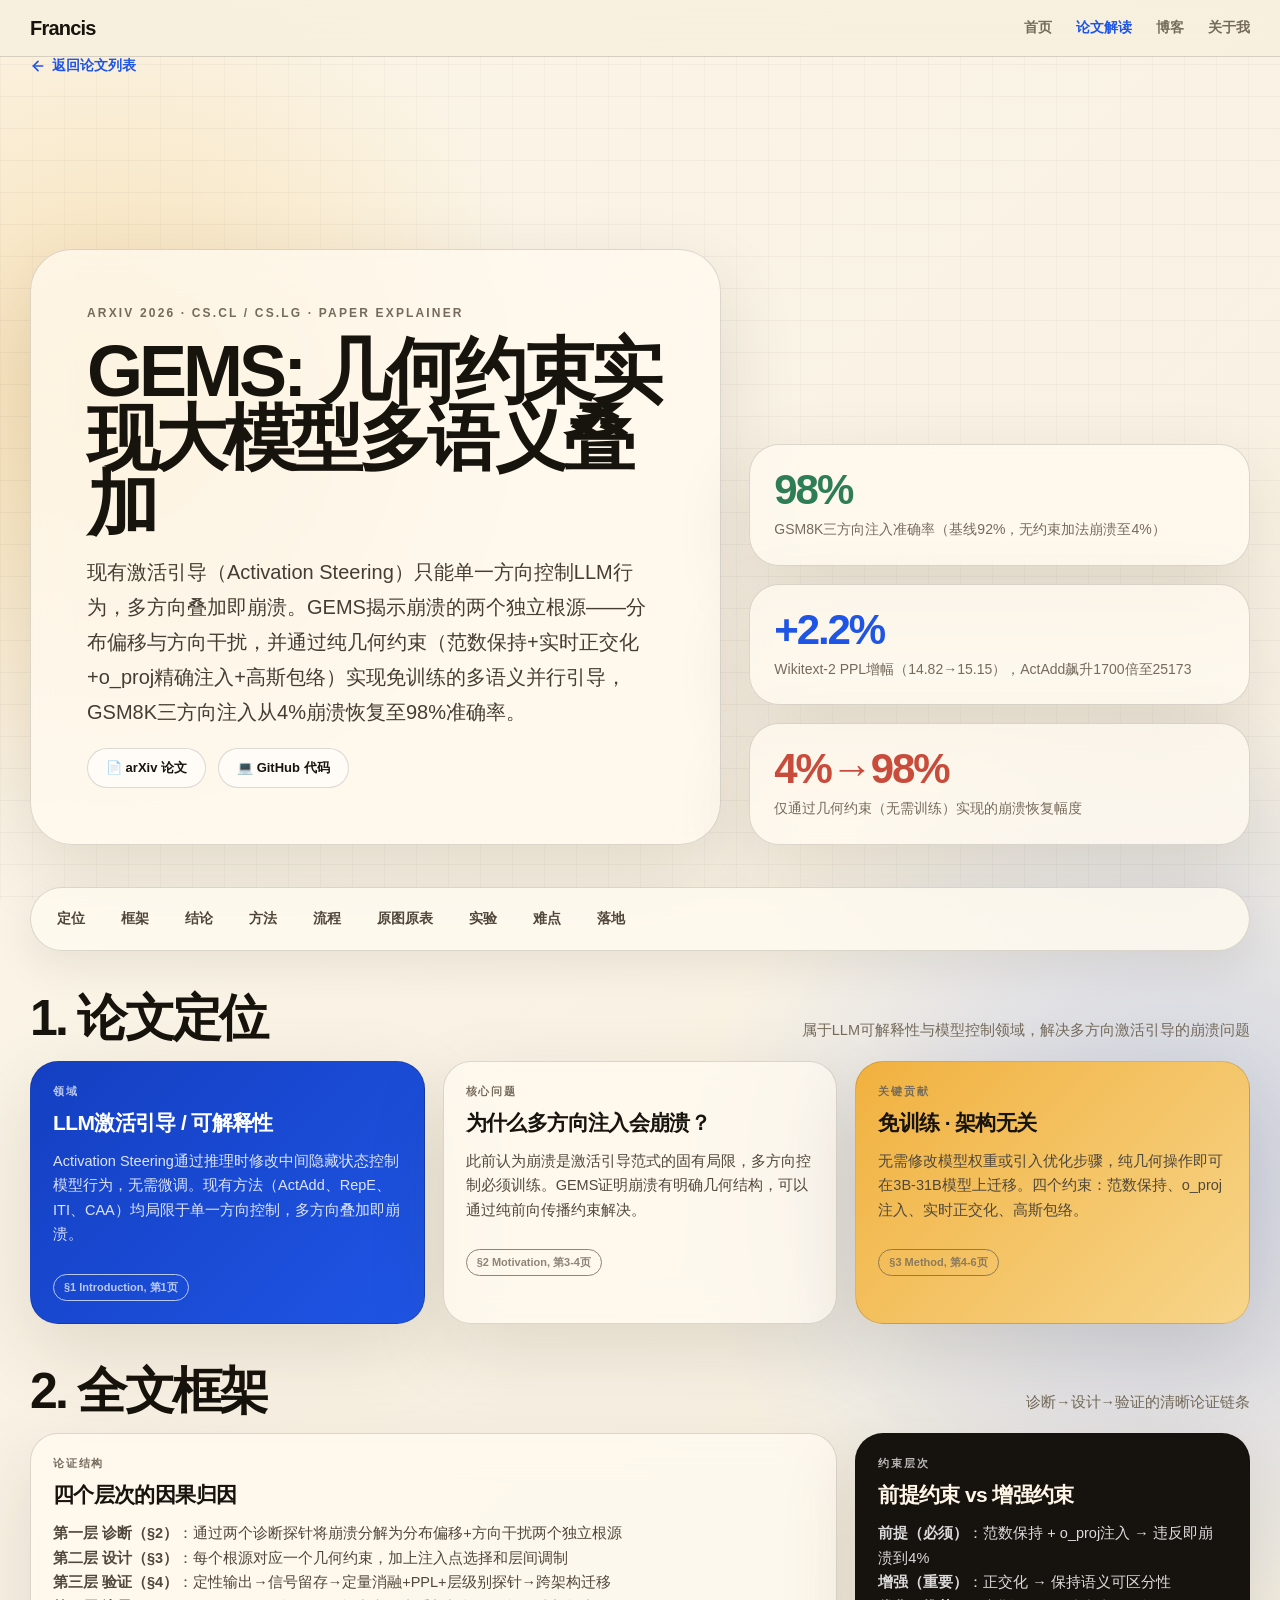
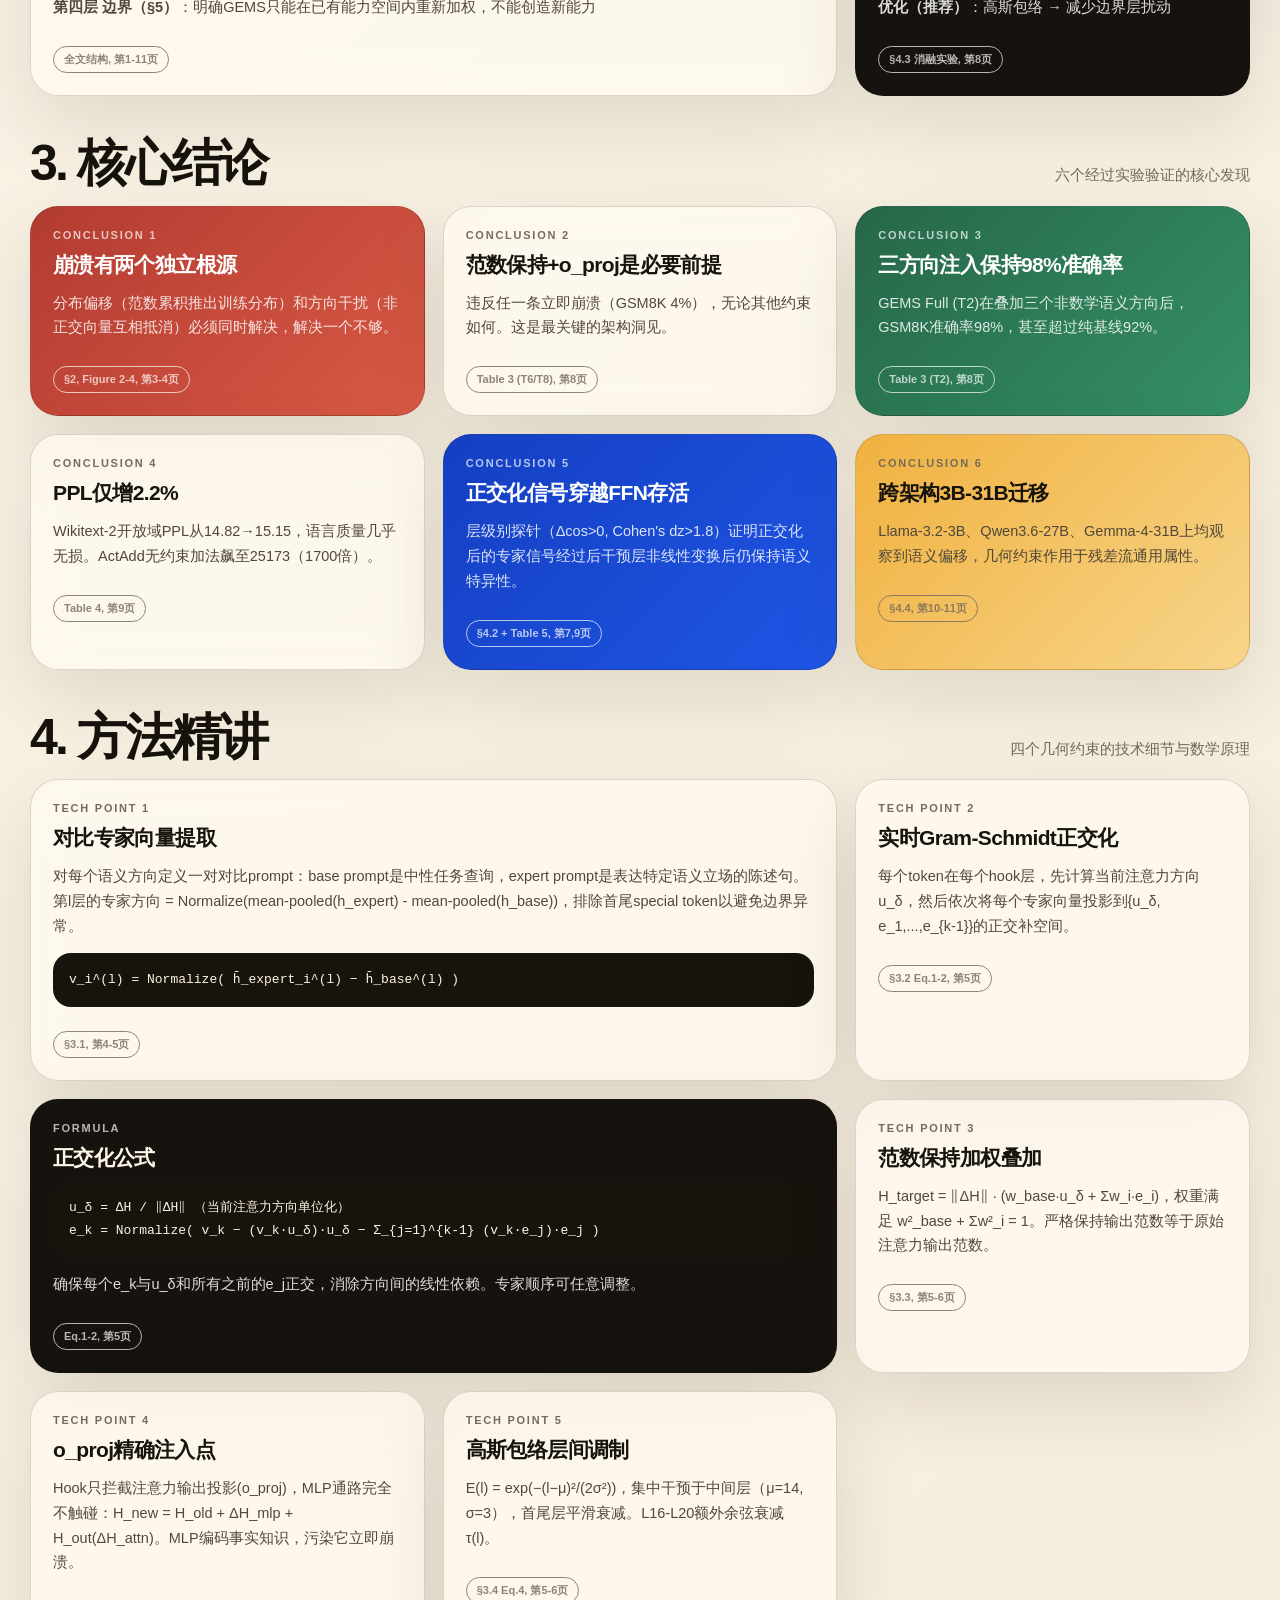
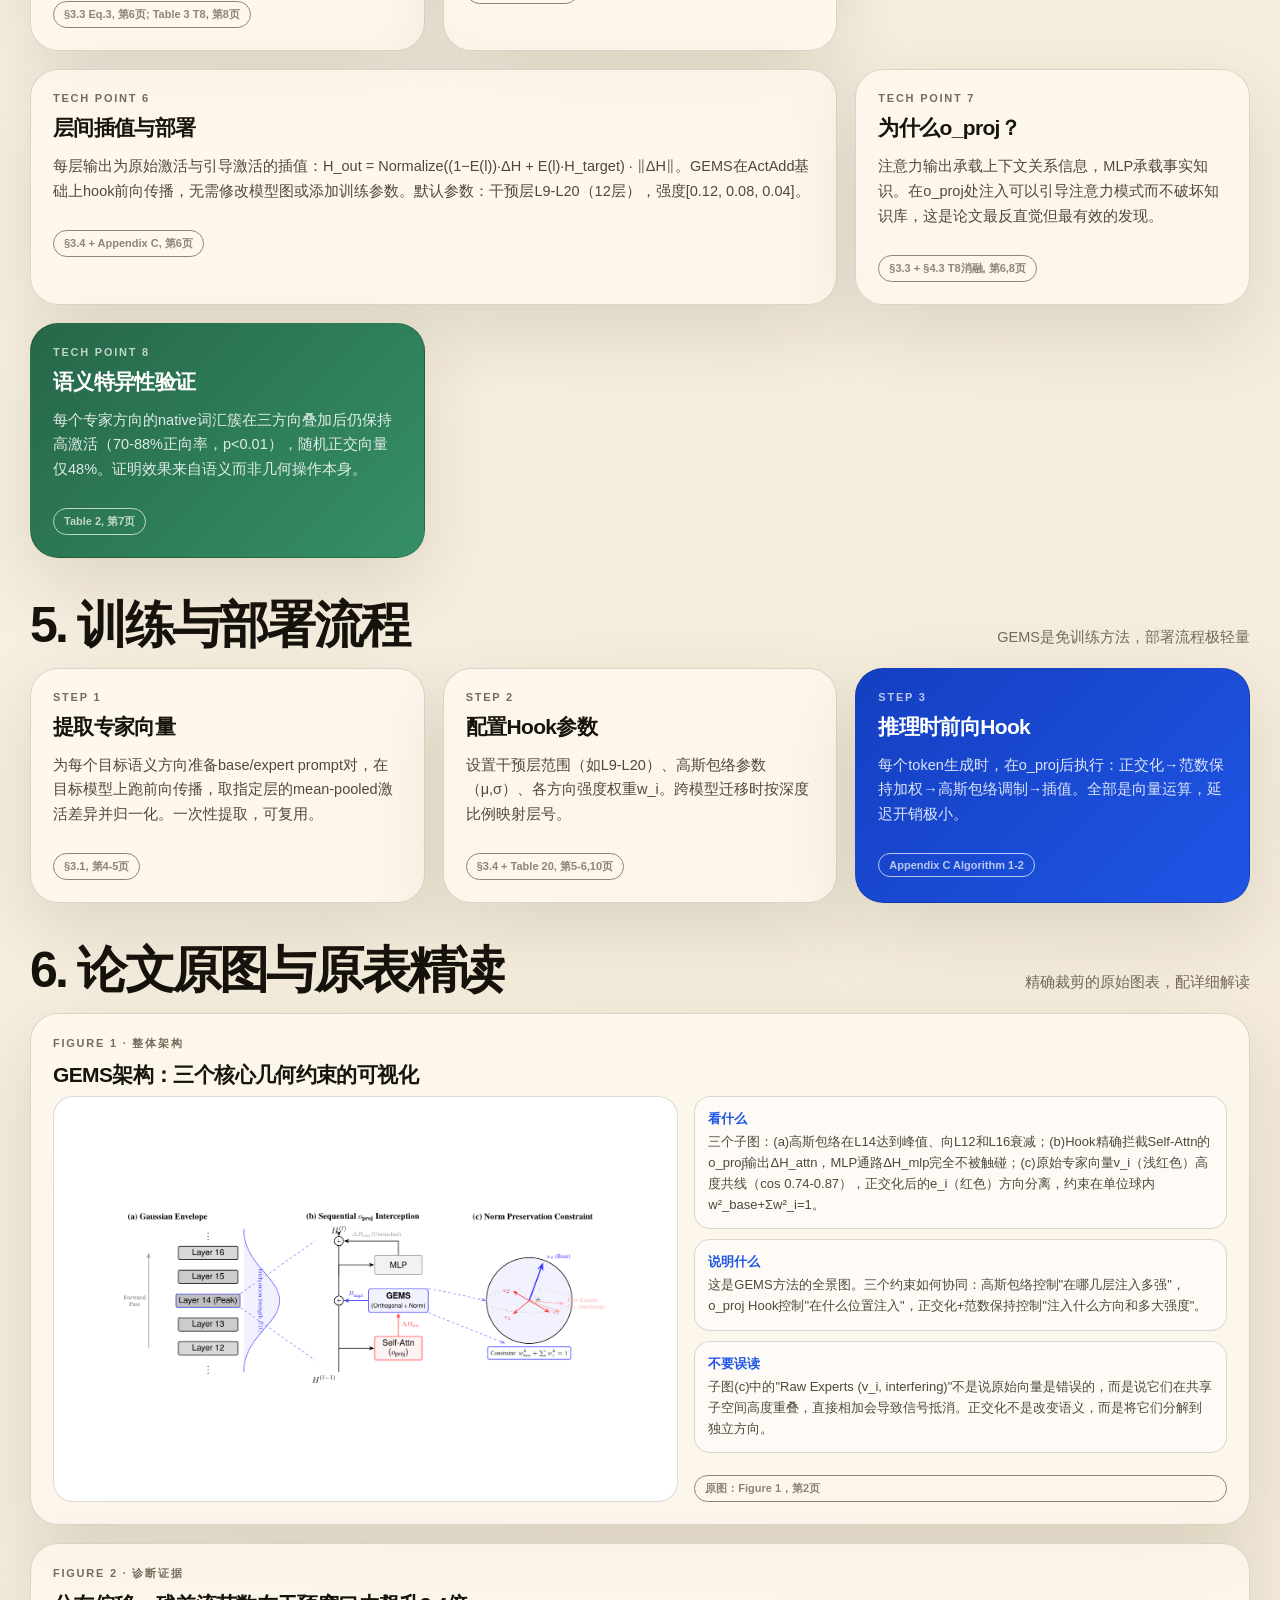
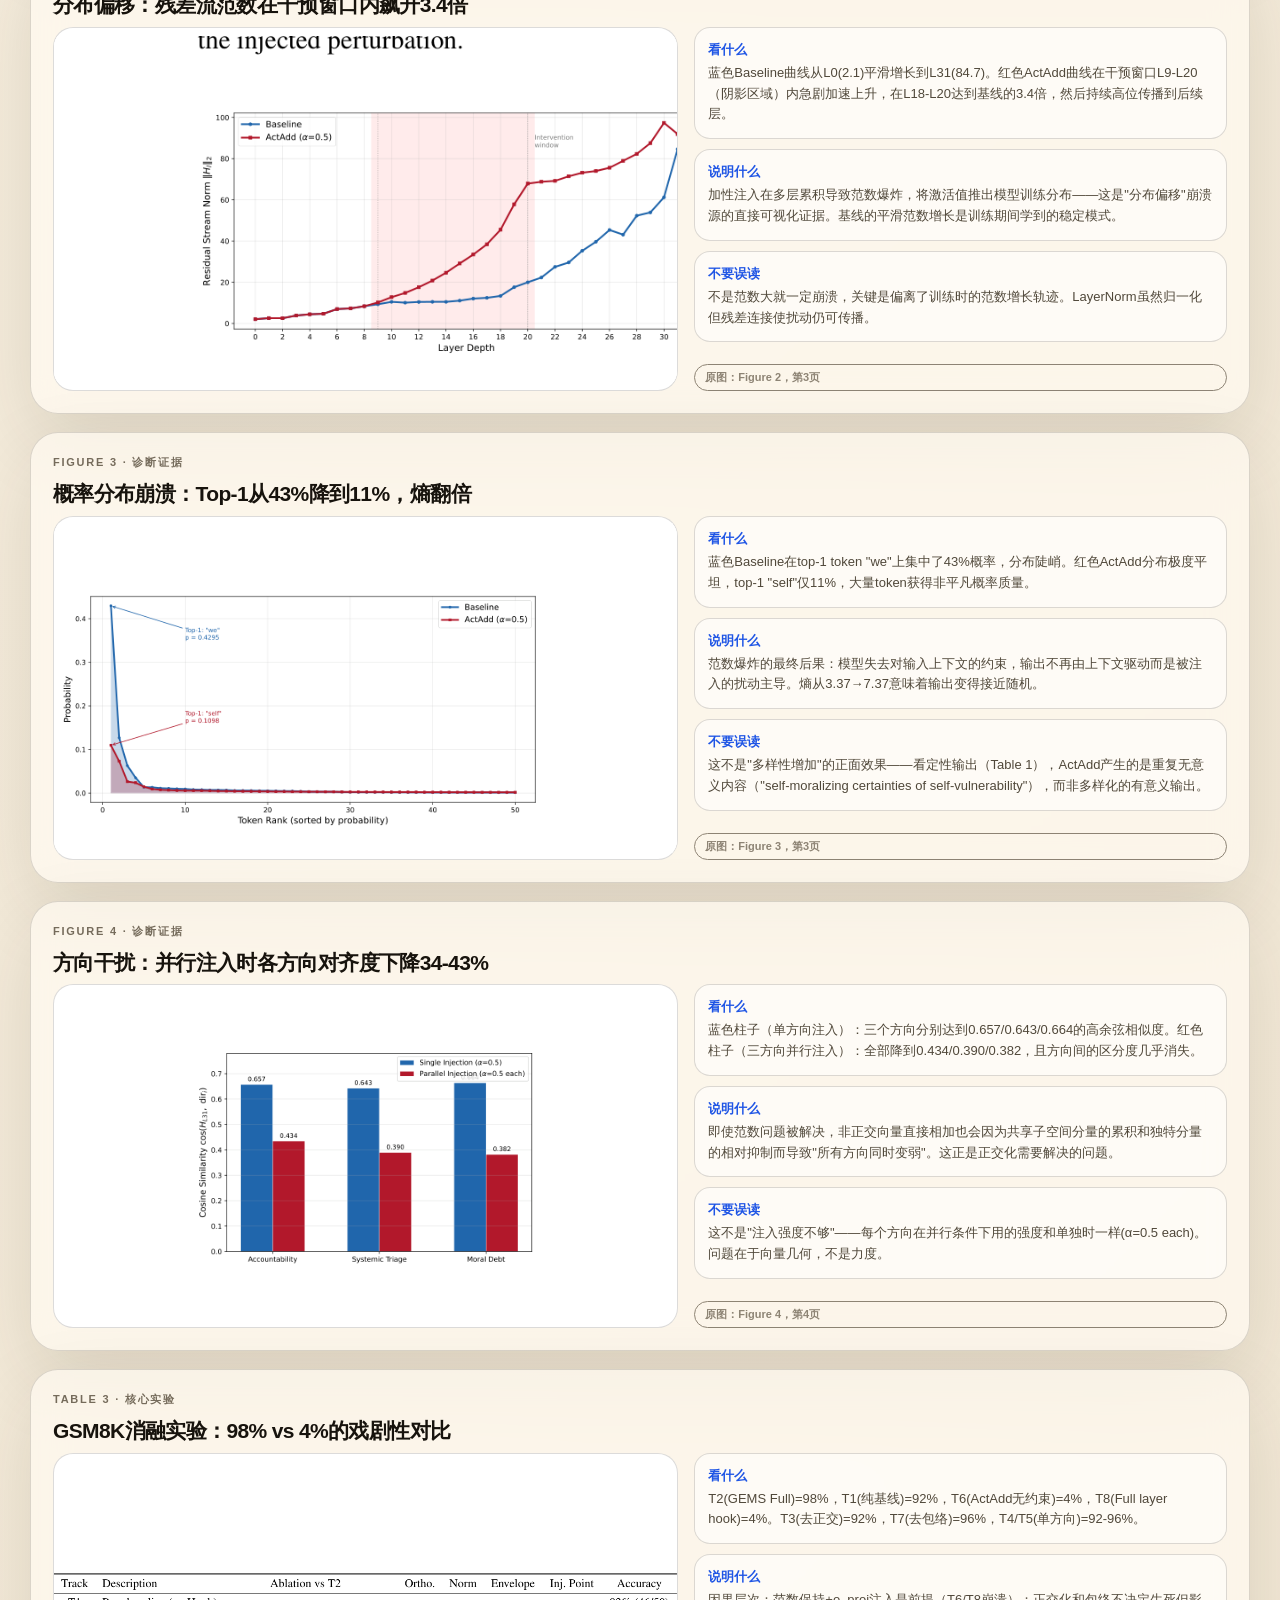
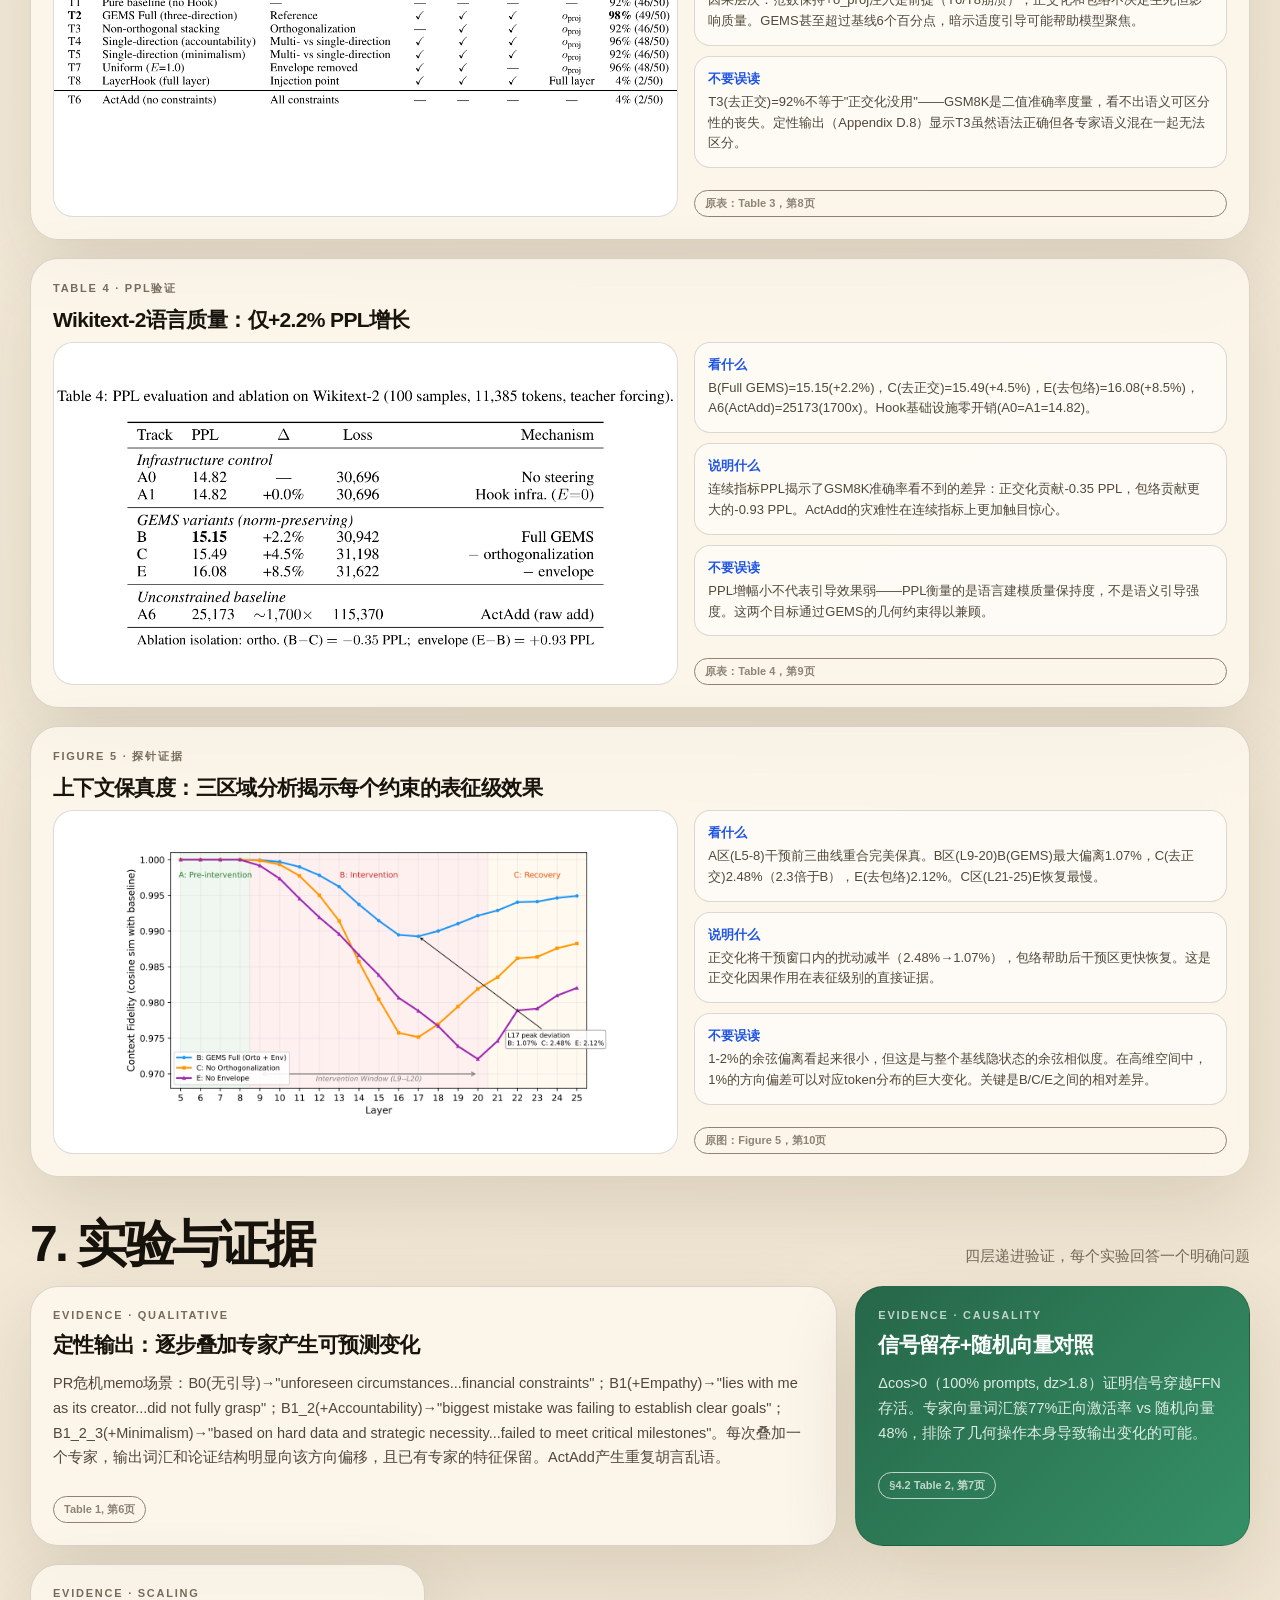
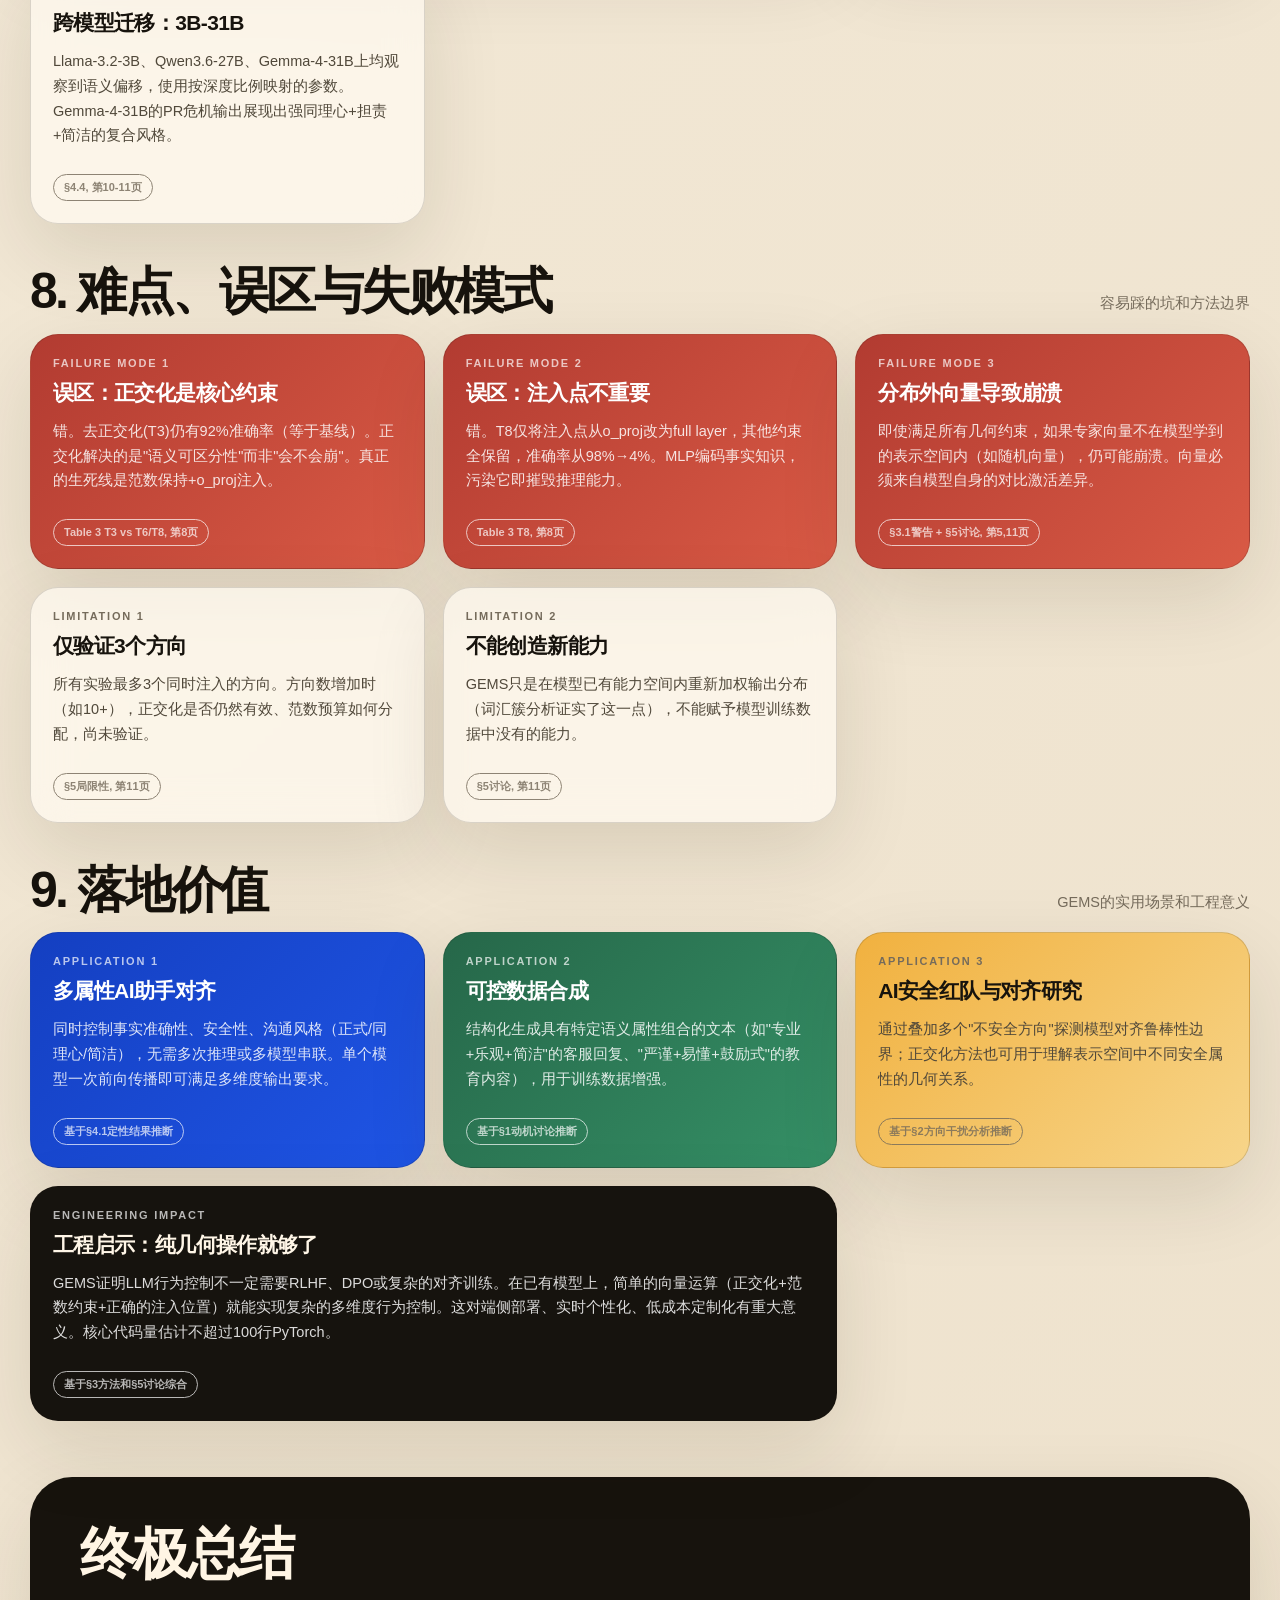
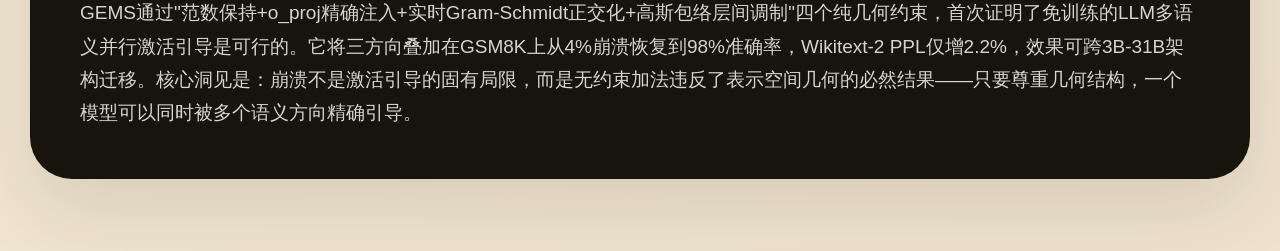
<file: papers/GEMS-paper-cards.html>
<!doctype html>
<html lang="zh-CN">
<head>
  <meta charset="utf-8" />
  <meta name="viewport" content="width=device-width, initial-scale=1" />
  <title>GEMS 论文卡片精读 - Francis's Academic Blog</title>
  <style>
    :root {
      --paper: #f8f0df;
      --ink: #17130d;
      --muted: #756b5b;
      --line: rgba(23, 19, 13, .15);
      --blue: #1f55e5;
      --green: #2f7d56;
      --red: #c94b3c;
      --amber: #f1b13f;
      --shadow: 0 28px 80px rgba(41, 29, 8, .12);
      --radius: 28px;
    }
    * { box-sizing: border-box; }
    html { scroll-behavior: smooth; }
    body {
      margin: 0;
      color: var(--ink);
      background:
        radial-gradient(circle at 8% 4%, rgba(241, 177, 63, .30), transparent 28rem),
        radial-gradient(circle at 92% 12%, rgba(31, 85, 229, .20), transparent 30rem),
        linear-gradient(135deg, #fbf5e8 0%, #eee2cd 100%);
      font-family: "Avenir Next", "PingFang SC", "Hiragino Sans GB", "Microsoft YaHei", sans-serif;
    }
    body::before {
      content: "";
      position: fixed;
      inset: 0;
      pointer-events: none;
      background-image:
        linear-gradient(rgba(23, 19, 13, .035) 1px, transparent 1px),
        linear-gradient(90deg, rgba(23, 19, 13, .025) 1px, transparent 1px);
      background-size: 32px 32px;
      z-index: -1;
    }
    a { color: inherit; text-decoration: none; }
    .page { width: min(1220px, calc(100% - 36px)); margin: 0 auto; }
    .hero {
      min-height: 88vh;
      display: grid;
      grid-template-columns: 1.16fr .84fr;
      gap: 28px;
      align-items: end;
      padding: 56px 0 42px;
    }
    .hero-main, .stat-card, .card {
      border: 1px solid var(--line);
      background: rgba(255, 250, 240, .74);
      box-shadow: var(--shadow);
      backdrop-filter: blur(18px);
    }
    .hero-main { padding: clamp(28px, 5vw, 56px); border-radius: 42px; }
    .eyebrow {
      color: var(--muted);
      font-size: 12px;
      font-weight: 800;
      letter-spacing: .18em;
      text-transform: uppercase;
    }
    h1 {
      margin: 18px 0;
      max-width: 900px;
      font-size: clamp(36px, 6vw, 72px);
      line-height: .92;
      letter-spacing: -.055em;
    }
    .hero-subtitle {
      max-width: 760px;
      color: #453d31;
      font-size: clamp(16px, 1.8vw, 20px);
      line-height: 1.75;
      margin: 0;
    }
    .hero-side { display: grid; gap: 18px; }
    .stat-card { padding: 24px; border-radius: 30px; }
    .stat-card b {
      display: block;
      color: var(--blue);
      font-size: 42px;
      line-height: 1;
      letter-spacing: -.05em;
    }
    .stat-card span { display: block; margin-top: 8px; color: var(--muted); line-height: 1.55; font-size: 14px; }
    .stat-card.green b { color: var(--green); }
    .stat-card.red b { color: var(--red); }
    .nav {
      position: sticky;
      top: 56px;
      z-index: 20;
      margin-bottom: 26px;
      padding: 12px;
      border: 1px solid var(--line);
      border-radius: 999px;
      background: rgba(255, 250, 240, .82);
      backdrop-filter: blur(20px);
      box-shadow: 0 14px 40px rgba(41, 29, 8, .08);
      display: flex;
      gap: 8px;
      overflow-x: auto;
    }
    .nav a {
      flex: 0 0 auto;
      padding: 10px 14px;
      border-radius: 999px;
      color: #4f4639;
      font-size: 14px;
      font-weight: 800;
    }
    .nav a:hover { background: var(--blue); color: white; }
    section { margin: 44px 0; scroll-margin-top: 152px; }
    .section-head {
      display: flex;
      gap: 18px;
      align-items: flex-end;
      justify-content: space-between;
      margin-bottom: 18px;
    }
    .section-head h2 {
      margin: 0;
      font-size: clamp(28px, 4.2vw, 50px);
      line-height: .95;
      letter-spacing: -.055em;
    }
    .section-head p { max-width: 540px; color: var(--muted); line-height: 1.7; margin: 0; font-size: 14.5px; }
    .cards { display: grid; grid-template-columns: repeat(12, 1fr); gap: 18px; }
    .card {
      grid-column: span 4;
      min-height: 200px;
      padding: 22px;
      border-radius: var(--radius);
      overflow: hidden;
    }
    .card.wide { grid-column: span 8; }
    .card.full { grid-column: 1 / -1; }
    .card.blue { background: linear-gradient(135deg, #143fc1, #1f55e5); color: white; }
    .card.dark { background: #16130e; color: #fff6e7; }
    .card.green { background: linear-gradient(135deg, #266749, #359066); color: white; }
    .card.red { background: linear-gradient(135deg, #b23b31, #d95a45); color: white; }
    .card.amber { background: linear-gradient(135deg, #f1b13f, #f7d58a); }
    .card.blue p, .card.dark p, .card.green p, .card.red p,
    .card.blue li, .card.dark li, .card.green li, .card.red li,
    .card.blue .source, .card.dark .source, .card.green .source, .card.red .source {
      color: rgba(255, 255, 255, .85);
    }
    .kicker {
      color: var(--muted);
      font-size: 11px;
      font-weight: 900;
      letter-spacing: .16em;
      text-transform: uppercase;
      margin-bottom: 12px;
    }
    .blue .kicker, .dark .kicker, .green .kicker, .red .kicker { color: rgba(255,255,255,.70); }
    h3 { margin: 0 0 10px; font-size: 21px; line-height: 1.12; letter-spacing: -.03em; }
    p, li { color: #50483a; line-height: 1.7; font-size: 14.5px; }
    ul { padding-left: 18px; margin: 8px 0; }
    li { margin-bottom: 6px; }
    .source {
      display: inline-flex;
      margin-top: 12px;
      padding: 5px 10px;
      border: 1px solid currentColor;
      border-radius: 999px;
      color: var(--muted);
      font-size: 11px;
      font-weight: 800;
      opacity: .82;
    }
    .formula {
      padding: 16px;
      border-radius: 18px;
      background: #17130d;
      color: #fff4df;
      font-family: "SFMono-Regular", Consolas, monospace;
      overflow-x: auto;
      line-height: 1.7;
      margin: 12px 0;
      font-size: 13px;
    }
    .paper-figure {
      display: grid;
      grid-template-columns: minmax(0, 1.08fr) minmax(260px, .92fr);
      gap: 16px;
      align-items: stretch;
    }
    .paper-shot {
      border-radius: 20px;
      overflow: hidden;
      border: 1px solid var(--line);
      background: #fff;
      max-height: 680px;
      display: flex;
      align-items: center;
      justify-content: center;
    }
    .paper-shot img {
      display: block;
      max-width: 100%;
      max-height: 680px;
      object-fit: contain;
      background: #fff;
    }
    .paper-notes { display: grid; gap: 10px; align-content: start; }
    .note-block {
      border-radius: 16px;
      border: 1px solid var(--line);
      padding: 13px;
      background: rgba(255,255,255,.55);
    }
    .note-block b { display: block; margin-bottom: 4px; color: var(--blue); font-size: 13px; }
    .note-block p { margin: 0; font-size: 13px; line-height: 1.6; }
    .final {
      margin: 56px 0 72px;
      padding: clamp(26px, 5vw, 50px);
      border-radius: 42px;
      background: #17130d;
      color: #fff5e4;
      box-shadow: var(--shadow);
    }
    .final h2 {
      margin: 0 0 16px;
      font-size: clamp(30px, 4.5vw, 56px);
      line-height: .95;
      letter-spacing: -.055em;
    }
    .final p { color: rgba(255,255,255,.82); font-size: 19px; line-height: 1.75; margin: 0; }
    .site-header {
      position: sticky;
      top: 0;
      z-index: 100;
      background: rgba(248, 240, 223, .92);
      backdrop-filter: blur(18px);
      -webkit-backdrop-filter: blur(18px);
      border-bottom: 1px solid var(--line);
      padding: 0 24px;
    }
    .site-header-inner {
      max-width: 1220px;
      margin: 0 auto;
      display: flex;
      align-items: center;
      justify-content: space-between;
      height: 56px;
    }
    .site-logo {
      font-size: 20px;
      font-weight: 900;
      letter-spacing: -.04em;
      color: var(--ink);
    }
    .site-nav { display: flex; gap: 24px; align-items: center; }
    .site-nav a {
      font-size: 14px;
      font-weight: 700;
      color: var(--muted);
      transition: color .2s;
    }
    .site-nav a:hover, .site-nav a.active { color: var(--blue); }
    .back-link {
      display: inline-flex;
      align-items: center;
      gap: 6px;
      font-size: 14px;
      font-weight: 800;
      color: var(--blue);
      margin-bottom: 20px;
    }
    .back-link:hover { opacity: .7; }
    .back-link svg { width: 16px; height: 16px; }
    .paper-links { display: flex; gap: 12px; margin-top: 18px; flex-wrap: wrap; }
    .paper-link-btn {
      display: inline-flex;
      align-items: center;
      gap: 6px;
      padding: 10px 18px;
      border-radius: 999px;
      font-size: 13px;
      font-weight: 800;
      border: 1px solid var(--line);
      background: rgba(255,255,255,.6);
      transition: all .2s;
    }
    .paper-link-btn:hover { background: var(--blue); color: white; border-color: var(--blue); }
    @media (max-width: 980px) {
      .hero, .paper-figure { grid-template-columns: 1fr; }
      .card, .card.wide { grid-column: 1 / -1; }
      .section-head { display: block; }
      .section-head p { margin-top: 10px; }
    }
    @media (max-width: 640px) {
      .page { width: min(100% - 22px, 1220px); }
      .hero { padding-top: 24px; }
      .hero-main, .final { border-radius: 30px; }
      .nav { border-radius: 22px; }
    }
  </style>
</head>
<body>
  <header class="site-header">
    <div class="site-header-inner">
      <a href="../index.html" class="site-logo">Francis</a>
      <nav class="site-nav">
        <a href="../index.html">首页</a>
        <a href="../papers.html" class="active">论文解读</a>
        <a href="../blog.html" class="nav-hide-sm">博客</a>
        <a href="../about.html" class="nav-hide-sm">关于我</a>
      </nav>
    </div>
  </header>
  <main class="page">
    <a href="../papers.html" class="back-link">
      <svg viewBox="0 0 24 24" fill="none" stroke="currentColor" stroke-width="2.5" stroke-linecap="round" stroke-linejoin="round"><path d="M19 12H5"/><path d="M12 19l-7-7 7-7"/></svg>
      返回论文列表
    </a>
    <header class="hero">
      <div class="hero-main">
        <div class="eyebrow">arXiv 2026 · cs.CL / cs.LG · Paper Explainer</div>
        <h1>GEMS: 几何约束实现大模型多语义叠加</h1>
        <p class="hero-subtitle">现有激活引导（Activation Steering）只能单一方向控制LLM行为，多方向叠加即崩溃。GEMS揭示崩溃的两个独立根源——分布偏移与方向干扰，并通过纯几何约束（范数保持+实时正交化+o_proj精确注入+高斯包络）实现免训练的多语义并行引导，GSM8K三方向注入从4%崩溃恢复至98%准确率。</p>
        <div class="paper-links">
          <a href="https://arxiv.org/abs/2606.19946" target="_blank" class="paper-link-btn">📄 arXiv 论文</a>
          <a href="https://github.com/LuLu663939/gems-multi-semantic-steering" target="_blank" class="paper-link-btn">💻 GitHub 代码</a>
        </div>
      </div>
      <aside class="hero-side">
        <div class="stat-card green"><b>98%</b><span>GSM8K三方向注入准确率（基线92%，无约束加法崩溃至4%）</span></div>
        <div class="stat-card"><b>+2.2%</b><span>Wikitext-2 PPL增幅（14.82→15.15），ActAdd飙升1700倍至25173</span></div>
        <div class="stat-card red"><b>4%→98%</b><span>仅通过几何约束（无需训练）实现的崩溃恢复幅度</span></div>
      </aside>
    </header>

    <nav class="nav" aria-label="页面目录">
      <a href="#position">定位</a>
      <a href="#logic">框架</a>
      <a href="#claims">结论</a>
      <a href="#method">方法</a>
      <a href="#flows">流程</a>
      <a href="#original-figures">原图原表</a>
      <a href="#experiments">实验</a>
      <a href="#pitfalls">难点</a>
      <a href="#applications">落地</a>
    </nav>

    <section id="position">
      <div class="section-head"><h2>1. 论文定位</h2><p>属于LLM可解释性与模型控制领域，解决多方向激活引导的崩溃问题</p></div>
      <div class="cards">
        <article class="card blue">
          <div class="kicker">领域</div>
          <h3>LLM激活引导 / 可解释性</h3>
          <p>Activation Steering通过推理时修改中间隐藏状态控制模型行为，无需微调。现有方法（ActAdd、RepE、ITI、CAA）均局限于单一方向控制，多方向叠加即崩溃。</p>
          <span class="source">§1 Introduction, 第1页</span>
        </article>
        <article class="card">
          <div class="kicker">核心问题</div>
          <h3>为什么多方向注入会崩溃？</h3>
          <p>此前认为崩溃是激活引导范式的固有局限，多方向控制必须训练。GEMS证明崩溃有明确几何结构，可以通过纯前向传播约束解决。</p>
          <span class="source">§2 Motivation, 第3-4页</span>
        </article>
        <article class="card amber">
          <div class="kicker">关键贡献</div>
          <h3>免训练 · 架构无关</h3>
          <p>无需修改模型权重或引入优化步骤，纯几何操作即可在3B-31B模型上迁移。四个约束：范数保持、o_proj注入、实时正交化、高斯包络。</p>
          <span class="source">§3 Method, 第4-6页</span>
        </article>
      </div>
    </section>

    <section id="logic">
      <div class="section-head"><h2>2. 全文框架</h2><p>诊断→设计→验证的清晰论证链条</p></div>
      <div class="cards">
        <article class="card wide">
          <div class="kicker">论证结构</div>
          <h3>四个层次的因果归因</h3>
          <p><b>第一层 诊断（§2）</b>：通过两个诊断探针将崩溃分解为分布偏移+方向干扰两个独立根源<br>
          <b>第二层 设计（§3）</b>：每个根源对应一个几何约束，加上注入点选择和层间调制<br>
          <b>第三层 验证（§4）</b>：定性输出→信号留存→定量消融+PPL+层级别探针→跨架构迁移<br>
          <b>第四层 边界（§5）</b>：明确GEMS只能在已有能力空间内重新加权，不能创造新能力</p>
          <span class="source">全文结构, 第1-11页</span>
        </article>
        <article class="card dark">
          <div class="kicker">约束层次</div>
          <h3>前提约束 vs 增强约束</h3>
          <p><b>前提（必须）</b>：范数保持 + o_proj注入 → 违反即崩溃到4%<br>
          <b>增强（重要）</b>：正交化 → 保持语义可区分性<br>
          <b>优化（推荐）</b>：高斯包络 → 减少边界层扰动</p>
          <span class="source">§4.3 消融实验, 第8页</span>
        </article>
      </div>
    </section>

    <section id="claims">
      <div class="section-head"><h2>3. 核心结论</h2><p>六个经过实验验证的核心发现</p></div>
      <div class="cards">
        <article class="card red">
          <div class="kicker">Conclusion 1</div>
          <h3>崩溃有两个独立根源</h3>
          <p>分布偏移（范数累积推出训练分布）和方向干扰（非正交向量互相抵消）必须同时解决，解决一个不够。</p>
          <span class="source">§2, Figure 2-4, 第3-4页</span>
        </article>
        <article class="card">
          <div class="kicker">Conclusion 2</div>
          <h3>范数保持+o_proj是必要前提</h3>
          <p>违反任一条立即崩溃（GSM8K 4%），无论其他约束如何。这是最关键的架构洞见。</p>
          <span class="source">Table 3 (T6/T8), 第8页</span>
        </article>
        <article class="card green">
          <div class="kicker">Conclusion 3</div>
          <h3>三方向注入保持98%准确率</h3>
          <p>GEMS Full (T2)在叠加三个非数学语义方向后，GSM8K准确率98%，甚至超过纯基线92%。</p>
          <span class="source">Table 3 (T2), 第8页</span>
        </article>
        <article class="card">
          <div class="kicker">Conclusion 4</div>
          <h3>PPL仅增2.2%</h3>
          <p>Wikitext-2开放域PPL从14.82→15.15，语言质量几乎无损。ActAdd无约束加法飙至25173（1700倍）。</p>
          <span class="source">Table 4, 第9页</span>
        </article>
        <article class="card blue">
          <div class="kicker">Conclusion 5</div>
          <h3>正交化信号穿越FFN存活</h3>
          <p>层级别探针（Δcos>0, Cohen's dz>1.8）证明正交化后的专家信号经过后干预层非线性变换后仍保持语义特异性。</p>
          <span class="source">§4.2 + Table 5, 第7,9页</span>
        </article>
        <article class="card amber">
          <div class="kicker">Conclusion 6</div>
          <h3>跨架构3B-31B迁移</h3>
          <p>Llama-3.2-3B、Qwen3.6-27B、Gemma-4-31B上均观察到语义偏移，几何约束作用于残差流通用属性。</p>
          <span class="source">§4.4, 第10-11页</span>
        </article>
      </div>
    </section>

    <section id="method">
      <div class="section-head"><h2>4. 方法精讲</h2><p>四个几何约束的技术细节与数学原理</p></div>
      <div class="cards">
        <article class="card wide">
          <div class="kicker">Tech Point 1</div>
          <h3>对比专家向量提取</h3>
          <p>对每个语义方向定义一对对比prompt：base prompt是中性任务查询，expert prompt是表达特定语义立场的陈述句。第l层的专家方向 = Normalize(mean-pooled(h_expert) - mean-pooled(h_base))，排除首尾special token以避免边界异常。</p>
          <div class="formula">v_i^(l) = Normalize( h̄_expert_i^(l) − h̄_base^(l) )</div>
          <span class="source">§3.1, 第4-5页</span>
        </article>
        <article class="card">
          <div class="kicker">Tech Point 2</div>
          <h3>实时Gram-Schmidt正交化</h3>
          <p>每个token在每个hook层，先计算当前注意力方向u_δ，然后依次将每个专家向量投影到{u_δ, e_1,...,e_{k-1}}的正交补空间。</p>
          <span class="source">§3.2 Eq.1-2, 第5页</span>
        </article>
        <article class="card wide dark">
          <div class="kicker">Formula</div>
          <h3>正交化公式</h3>
          <div class="formula">u_δ = ΔH / ‖ΔH‖    （当前注意力方向单位化）<br>e_k = Normalize( v_k − (v_k·u_δ)·u_δ − Σ_{j=1}^{k-1} (v_k·e_j)·e_j )</div>
          <p>确保每个e_k与u_δ和所有之前的e_j正交，消除方向间的线性依赖。专家顺序可任意调整。</p>
          <span class="source">Eq.1-2, 第5页</span>
        </article>
        <article class="card">
          <div class="kicker">Tech Point 3</div>
          <h3>范数保持加权叠加</h3>
          <p>H_target = ‖ΔH‖ · (w_base·u_δ + Σw_i·e_i)，权重满足 w²_base + Σw²_i = 1。严格保持输出范数等于原始注意力输出范数。</p>
          <span class="source">§3.3, 第5-6页</span>
        </article>
        <article class="card">
          <div class="kicker">Tech Point 4</div>
          <h3>o_proj精确注入点</h3>
          <p>Hook只拦截注意力输出投影(o_proj)，MLP通路完全不触碰：H_new = H_old + ΔH_mlp + H_out(ΔH_attn)。MLP编码事实知识，污染它立即崩溃。</p>
          <span class="source">§3.3 Eq.3, 第6页; Table 3 T8, 第8页</span>
        </article>
        <article class="card">
          <div class="kicker">Tech Point 5</div>
          <h3>高斯包络层间调制</h3>
          <p>E(l) = exp(−(l−μ)²/(2σ²))，集中干预于中间层（μ=14, σ=3），首尾层平滑衰减。L16-L20额外余弦衰减τ(l)。</p>
          <span class="source">§3.4 Eq.4, 第5-6页</span>
        </article>
        <article class="card wide">
          <div class="kicker">Tech Point 6</div>
          <h3>层间插值与部署</h3>
          <p>每层输出为原始激活与引导激活的插值：H_out = Normalize((1−E(l))·ΔH + E(l)·H_target) · ‖ΔH‖。GEMS在ActAdd基础上hook前向传播，无需修改模型图或添加训练参数。默认参数：干预层L9-L20（12层），强度[0.12, 0.08, 0.04]。</p>
          <span class="source">§3.4 + Appendix C, 第6页</span>
        </article>
        <article class="card">
          <div class="kicker">Tech Point 7</div>
          <h3>为什么o_proj？</h3>
          <p>注意力输出承载上下文关系信息，MLP承载事实知识。在o_proj处注入可以引导注意力模式而不破坏知识库，这是论文最反直觉但最有效的发现。</p>
          <span class="source">§3.3 + §4.3 T8消融, 第6,8页</span>
        </article>
        <article class="card green">
          <div class="kicker">Tech Point 8</div>
          <h3>语义特异性验证</h3>
          <p>每个专家方向的native词汇簇在三方向叠加后仍保持高激活（70-88%正向率，p&lt;0.01），随机正交向量仅48%。证明效果来自语义而非几何操作本身。</p>
          <span class="source">Table 2, 第7页</span>
        </article>
      </div>
    </section>

    <section id="flows">
      <div class="section-head"><h2>5. 训练与部署流程</h2><p>GEMS是免训练方法，部署流程极轻量</p></div>
      <div class="cards">
        <article class="card">
          <div class="kicker">Step 1</div>
          <h3>提取专家向量</h3>
          <p>为每个目标语义方向准备base/expert prompt对，在目标模型上跑前向传播，取指定层的mean-pooled激活差异并归一化。一次性提取，可复用。</p>
          <span class="source">§3.1, 第4-5页</span>
        </article>
        <article class="card">
          <div class="kicker">Step 2</div>
          <h3>配置Hook参数</h3>
          <p>设置干预层范围（如L9-L20）、高斯包络参数（μ,σ）、各方向强度权重w_i。跨模型迁移时按深度比例映射层号。</p>
          <span class="source">§3.4 + Table 20, 第5-6,10页</span>
        </article>
        <article class="card blue">
          <div class="kicker">Step 3</div>
          <h3>推理时前向Hook</h3>
          <p>每个token生成时，在o_proj后执行：正交化→范数保持加权→高斯包络调制→插值。全部是向量运算，延迟开销极小。</p>
          <span class="source">Appendix C Algorithm 1-2</span>
        </article>
      </div>
    </section>

    <section id="original-figures">
      <div class="section-head"><h2>6. 论文原图与原表精读</h2><p>精确裁剪的原始图表，配详细解读</p></div>
      <div class="cards">
        <article class="card full">
          <div class="kicker">Figure 1 · 整体架构</div>
          <h3>GEMS架构：三个核心几何约束的可视化</h3>
          <div class="paper-figure">
            <div class="paper-shot">
              <img src="../paper-assets/gems/figure-1-architecture-crop.png?v=1" alt="Figure 1: GEMS Architecture" loading="lazy">
            </div>
            <div class="paper-notes">
              <div class="note-block"><b>看什么</b><p>三个子图：(a)高斯包络在L14达到峰值、向L12和L16衰减；(b)Hook精确拦截Self-Attn的o_proj输出ΔH_attn，MLP通路ΔH_mlp完全不被触碰；(c)原始专家向量v_i（浅红色）高度共线（cos 0.74-0.87），正交化后的e_i（红色）方向分离，约束在单位球内w²_base+Σw²_i=1。</p></div>
              <div class="note-block"><b>说明什么</b><p>这是GEMS方法的全景图。三个约束如何协同：高斯包络控制"在哪几层注入多强"，o_proj Hook控制"在什么位置注入"，正交化+范数保持控制"注入什么方向和多大强度"。</p></div>
              <div class="note-block"><b>不要误读</b><p>子图(c)中的"Raw Experts (v_i, interfering)"不是说原始向量是错误的，而是说它们在共享子空间高度重叠，直接相加会导致信号抵消。正交化不是改变语义，而是将它们分解到独立方向。</p></div>
              <span class="source">原图：Figure 1，第2页</span>
            </div>
          </div>
        </article>

        <article class="card full">
          <div class="kicker">Figure 2 · 诊断证据</div>
          <h3>分布偏移：残差流范数在干预窗口内飙升3.4倍</h3>
          <div class="paper-figure">
            <div class="paper-shot">
              <img src="../paper-assets/gems/figure-2-norm-deviation-crop.png?v=1" alt="Figure 2: Per-layer residual stream norm" loading="lazy">
            </div>
            <div class="paper-notes">
              <div class="note-block"><b>看什么</b><p>蓝色Baseline曲线从L0(2.1)平滑增长到L31(84.7)。红色ActAdd曲线在干预窗口L9-L20（阴影区域）内急剧加速上升，在L18-L20达到基线的3.4倍，然后持续高位传播到后续层。</p></div>
              <div class="note-block"><b>说明什么</b><p>加性注入在多层累积导致范数爆炸，将激活值推出模型训练分布——这是"分布偏移"崩溃源的直接可视化证据。基线的平滑范数增长是训练期间学到的稳定模式。</p></div>
              <div class="note-block"><b>不要误读</b><p>不是范数大就一定崩溃，关键是偏离了训练时的范数增长轨迹。LayerNorm虽然归一化但残差连接使扰动仍可传播。</p></div>
              <span class="source">原图：Figure 2，第3页</span>
            </div>
          </div>
        </article>

        <article class="card full">
          <div class="kicker">Figure 3 · 诊断证据</div>
          <h3>概率分布崩溃：Top-1从43%降到11%，熵翻倍</h3>
          <div class="paper-figure">
            <div class="paper-shot">
              <img src="../paper-assets/gems/figure-3-prob-collapse-crop.png?v=1" alt="Figure 3: Token probability distribution" loading="lazy">
            </div>
            <div class="paper-notes">
              <div class="note-block"><b>看什么</b><p>蓝色Baseline在top-1 token "we"上集中了43%概率，分布陡峭。红色ActAdd分布极度平坦，top-1 "self"仅11%，大量token获得非平凡概率质量。</p></div>
              <div class="note-block"><b>说明什么</b><p>范数爆炸的最终后果：模型失去对输入上下文的约束，输出不再由上下文驱动而是被注入的扰动主导。熵从3.37→7.37意味着输出变得接近随机。</p></div>
              <div class="note-block"><b>不要误读</b><p>这不是"多样性增加"的正面效果——看定性输出（Table 1），ActAdd产生的是重复无意义内容（"self-moralizing certainties of self-vulnerability"），而非多样化的有意义输出。</p></div>
              <span class="source">原图：Figure 3，第3页</span>
            </div>
          </div>
        </article>

        <article class="card full">
          <div class="kicker">Figure 4 · 诊断证据</div>
          <h3>方向干扰：并行注入时各方向对齐度下降34-43%</h3>
          <div class="paper-figure">
            <div class="paper-shot">
              <img src="../paper-assets/gems/figure-4-directional-interference-crop.png?v=1" alt="Figure 4: Directional interference" loading="lazy">
            </div>
            <div class="paper-notes">
              <div class="note-block"><b>看什么</b><p>蓝色柱子（单方向注入）：三个方向分别达到0.657/0.643/0.664的高余弦相似度。红色柱子（三方向并行注入）：全部降到0.434/0.390/0.382，且方向间的区分度几乎消失。</p></div>
              <div class="note-block"><b>说明什么</b><p>即使范数问题被解决，非正交向量直接相加也会因为共享子空间分量的累积和独特分量的相对抑制而导致"所有方向同时变弱"。这正是正交化需要解决的问题。</p></div>
              <div class="note-block"><b>不要误读</b><p>这不是"注入强度不够"——每个方向在并行条件下用的强度和单独时一样(α=0.5 each)。问题在于向量几何，不是力度。</p></div>
              <span class="source">原图：Figure 4，第4页</span>
            </div>
          </div>
        </article>

        <article class="card full">
          <div class="kicker">Table 3 · 核心实验</div>
          <h3>GSM8K消融实验：98% vs 4%的戏剧性对比</h3>
          <div class="paper-figure">
            <div class="paper-shot">
              <img src="../paper-assets/gems/table-3-gsm8k-ablation-crop.png?v=1" alt="Table 3: GSM8K component ablation" loading="lazy">
            </div>
            <div class="paper-notes">
              <div class="note-block"><b>看什么</b><p>T2(GEMS Full)=98%，T1(纯基线)=92%，T6(ActAdd无约束)=4%，T8(Full layer hook)=4%。T3(去正交)=92%，T7(去包络)=96%，T4/T5(单方向)=92-96%。</p></div>
              <div class="note-block"><b>说明什么</b><p>因果层次：范数保持+o_proj注入是前提（T6/T8崩溃）；正交化和包络不决定生死但影响质量。GEMS甚至超过基线6个百分点，暗示适度引导可能帮助模型聚焦。</p></div>
              <div class="note-block"><b>不要误读</b><p>T3(去正交)=92%不等于"正交化没用"——GSM8K是二值准确率度量，看不出语义可区分性的丧失。定性输出（Appendix D.8）显示T3虽然语法正确但各专家语义混在一起无法区分。</p></div>
              <span class="source">原表：Table 3，第8页</span>
            </div>
          </div>
        </article>

        <article class="card full">
          <div class="kicker">Table 4 · PPL验证</div>
          <h3>Wikitext-2语言质量：仅+2.2% PPL增长</h3>
          <div class="paper-figure">
            <div class="paper-shot">
              <img src="../paper-assets/gems/table-4-ppl-results-crop.png?v=1" alt="Table 4: PPL evaluation" loading="lazy">
            </div>
            <div class="paper-notes">
              <div class="note-block"><b>看什么</b><p>B(Full GEMS)=15.15(+2.2%)，C(去正交)=15.49(+4.5%)，E(去包络)=16.08(+8.5%)，A6(ActAdd)=25173(1700x)。Hook基础设施零开销(A0=A1=14.82)。</p></div>
              <div class="note-block"><b>说明什么</b><p>连续指标PPL揭示了GSM8K准确率看不到的差异：正交化贡献-0.35 PPL，包络贡献更大的-0.93 PPL。ActAdd的灾难性在连续指标上更加触目惊心。</p></div>
              <div class="note-block"><b>不要误读</b><p>PPL增幅小不代表引导效果弱——PPL衡量的是语言建模质量保持度，不是语义引导强度。这两个目标通过GEMS的几何约束得以兼顾。</p></div>
              <span class="source">原表：Table 4，第9页</span>
            </div>
          </div>
        </article>

        <article class="card full">
          <div class="kicker">Figure 5 · 探针证据</div>
          <h3>上下文保真度：三区域分析揭示每个约束的表征级效果</h3>
          <div class="paper-figure">
            <div class="paper-shot">
              <img src="../paper-assets/gems/figure-5-context-fidelity-crop.png?v=1" alt="Figure 5: Context fidelity" loading="lazy">
            </div>
            <div class="paper-notes">
              <div class="note-block"><b>看什么</b><p>A区(L5-8)干预前三曲线重合完美保真。B区(L9-20)B(GEMS)最大偏离1.07%，C(去正交)2.48%（2.3倍于B），E(去包络)2.12%。C区(L21-25)E恢复最慢。</p></div>
              <div class="note-block"><b>说明什么</b><p>正交化将干预窗口内的扰动减半（2.48%→1.07%），包络帮助后干预区更快恢复。这是正交化因果作用在表征级别的直接证据。</p></div>
              <div class="note-block"><b>不要误读</b><p>1-2%的余弦偏离看起来很小，但这是与整个基线隐状态的余弦相似度。在高维空间中，1%的方向偏差可以对应token分布的巨大变化。关键是B/C/E之间的相对差异。</p></div>
              <span class="source">原图：Figure 5，第10页</span>
            </div>
          </div>
        </article>
      </div>
    </section>

    <section id="experiments">
      <div class="section-head"><h2>7. 实验与证据</h2><p>四层递进验证，每个实验回答一个明确问题</p></div>
      <div class="cards">
        <article class="card wide">
          <div class="kicker">Evidence · Qualitative</div>
          <h3>定性输出：逐步叠加专家产生可预测变化</h3>
          <p>PR危机memo场景：B0(无引导)→"unforeseen circumstances...financial constraints"；B1(+Empathy)→"lies with me as its creator...did not fully grasp"；B1_2(+Accountability)→"biggest mistake was failing to establish clear goals"；B1_2_3(+Minimalism)→"based on hard data and strategic necessity...failed to meet critical milestones"。每次叠加一个专家，输出词汇和论证结构明显向该方向偏移，且已有专家的特征保留。ActAdd产生重复胡言乱语。</p>
          <span class="source">Table 1, 第6页</span>
        </article>
        <article class="card green">
          <div class="kicker">Evidence · Causality</div>
          <h3>信号留存+随机向量对照</h3>
          <p>Δcos>0（100% prompts, dz>1.8）证明信号穿越FFN存活。专家向量词汇簇77%正向激活率 vs 随机向量48%，排除了几何操作本身导致输出变化的可能。</p>
          <span class="source">§4.2 Table 2, 第7页</span>
        </article>
        <article class="card">
          <div class="kicker">Evidence · Scaling</div>
          <h3>跨模型迁移：3B-31B</h3>
          <p>Llama-3.2-3B、Qwen3.6-27B、Gemma-4-31B上均观察到语义偏移，使用按深度比例映射的参数。Gemma-4-31B的PR危机输出展现出强同理心+担责+简洁的复合风格。</p>
          <span class="source">§4.4, 第10-11页</span>
        </article>
      </div>
    </section>

    <section id="pitfalls">
      <div class="section-head"><h2>8. 难点、误区与失败模式</h2><p>容易踩的坑和方法边界</p></div>
      <div class="cards">
        <article class="card red">
          <div class="kicker">Failure Mode 1</div>
          <h3>误区：正交化是核心约束</h3>
          <p>错。去正交化(T3)仍有92%准确率（等于基线）。正交化解决的是"语义可区分性"而非"会不会崩"。真正的生死线是范数保持+o_proj注入。</p>
          <span class="source">Table 3 T3 vs T6/T8, 第8页</span>
        </article>
        <article class="card red">
          <div class="kicker">Failure Mode 2</div>
          <h3>误区：注入点不重要</h3>
          <p>错。T8仅将注入点从o_proj改为full layer，其他约束全保留，准确率从98%→4%。MLP编码事实知识，污染它即摧毁推理能力。</p>
          <span class="source">Table 3 T8, 第8页</span>
        </article>
        <article class="card red">
          <div class="kicker">Failure Mode 3</div>
          <h3>分布外向量导致崩溃</h3>
          <p>即使满足所有几何约束，如果专家向量不在模型学到的表示空间内（如随机向量），仍可能崩溃。向量必须来自模型自身的对比激活差异。</p>
          <span class="source">§3.1警告 + §5讨论, 第5,11页</span>
        </article>
        <article class="card">
          <div class="kicker">Limitation 1</div>
          <h3>仅验证3个方向</h3>
          <p>所有实验最多3个同时注入的方向。方向数增加时（如10+），正交化是否仍然有效、范数预算如何分配，尚未验证。</p>
          <span class="source">§5局限性, 第11页</span>
        </article>
        <article class="card">
          <div class="kicker">Limitation 2</div>
          <h3>不能创造新能力</h3>
          <p>GEMS只是在模型已有能力空间内重新加权输出分布（词汇簇分析证实了这一点），不能赋予模型训练数据中没有的能力。</p>
          <span class="source">§5讨论, 第11页</span>
        </article>
      </div>
    </section>

    <section id="applications">
      <div class="section-head"><h2>9. 落地价值</h2><p>GEMS的实用场景和工程意义</p></div>
      <div class="cards">
        <article class="card blue">
          <div class="kicker">Application 1</div>
          <h3>多属性AI助手对齐</h3>
          <p>同时控制事实准确性、安全性、沟通风格（正式/同理心/简洁），无需多次推理或多模型串联。单个模型一次前向传播即可满足多维度输出要求。</p>
          <span class="source">基于§4.1定性结果推断</span>
        </article>
        <article class="card green">
          <div class="kicker">Application 2</div>
          <h3>可控数据合成</h3>
          <p>结构化生成具有特定语义属性组合的文本（如"专业+乐观+简洁"的客服回复、"严谨+易懂+鼓励式"的教育内容），用于训练数据增强。</p>
          <span class="source">基于§1动机讨论推断</span>
        </article>
        <article class="card amber">
          <div class="kicker">Application 3</div>
          <h3>AI安全红队与对齐研究</h3>
          <p>通过叠加多个"不安全方向"探测模型对齐鲁棒性边界；正交化方法也可用于理解表示空间中不同安全属性的几何关系。</p>
          <span class="source">基于§2方向干扰分析推断</span>
        </article>
        <article class="card wide dark">
          <div class="kicker">Engineering Impact</div>
          <h3>工程启示：纯几何操作就够了</h3>
          <p>GEMS证明LLM行为控制不一定需要RLHF、DPO或复杂的对齐训练。在已有模型上，简单的向量运算（正交化+范数约束+正确的注入位置）就能实现复杂的多维度行为控制。这对端侧部署、实时个性化、低成本定制化有重大意义。核心代码量估计不超过100行PyTorch。</p>
          <span class="source">基于§3方法和§5讨论综合</span>
        </article>
      </div>
    </section>

    <section class="final">
      <h2>终极总结</h2>
      <p>GEMS通过"范数保持+o_proj精确注入+实时Gram-Schmidt正交化+高斯包络层间调制"四个纯几何约束，首次证明了免训练的LLM多语义并行激活引导是可行的。它将三方向叠加在GSM8K上从4%崩溃恢复到98%准确率，Wikitext-2 PPL仅增2.2%，效果可跨3B-31B架构迁移。核心洞见是：崩溃不是激活引导的固有局限，而是无约束加法违反了表示空间几何的必然结果——只要尊重几何结构，一个模型可以同时被多个语义方向精确引导。</p>
    </section>
  </main>
</body>
</html>
</file>
